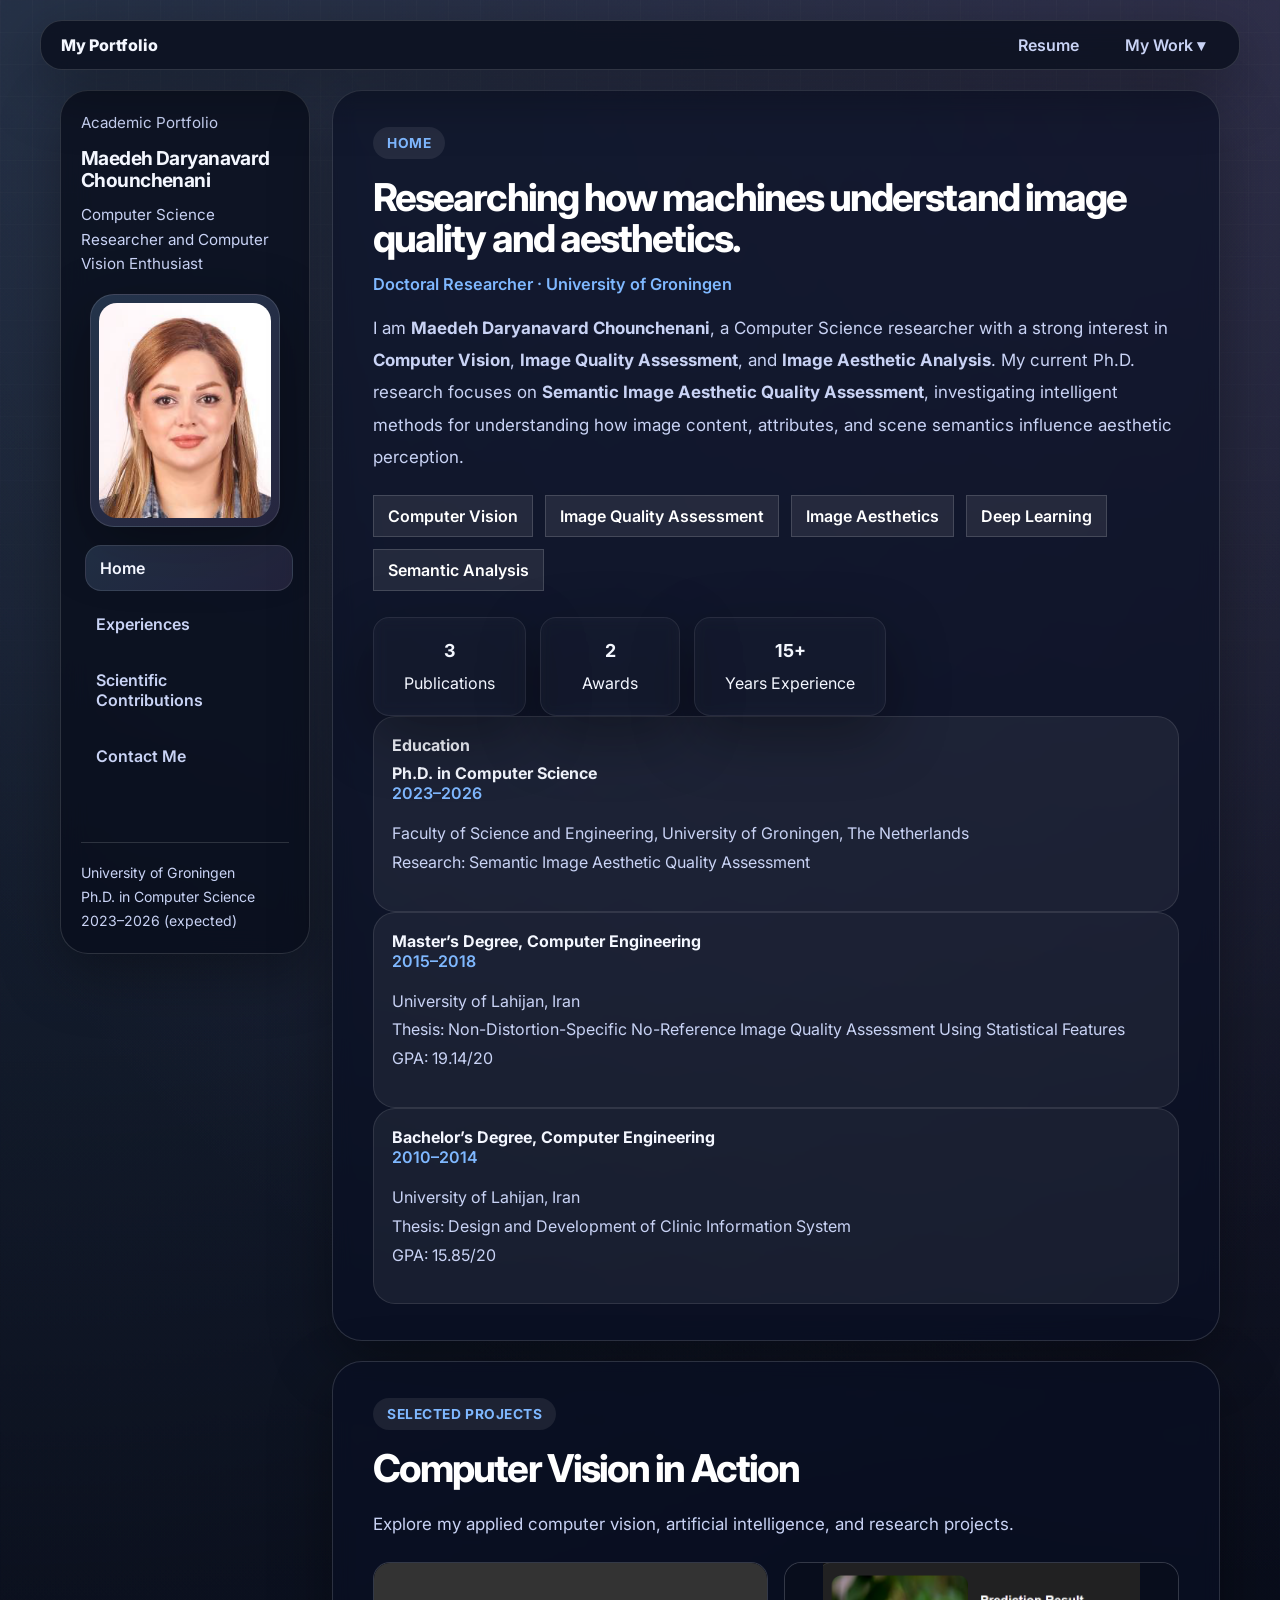
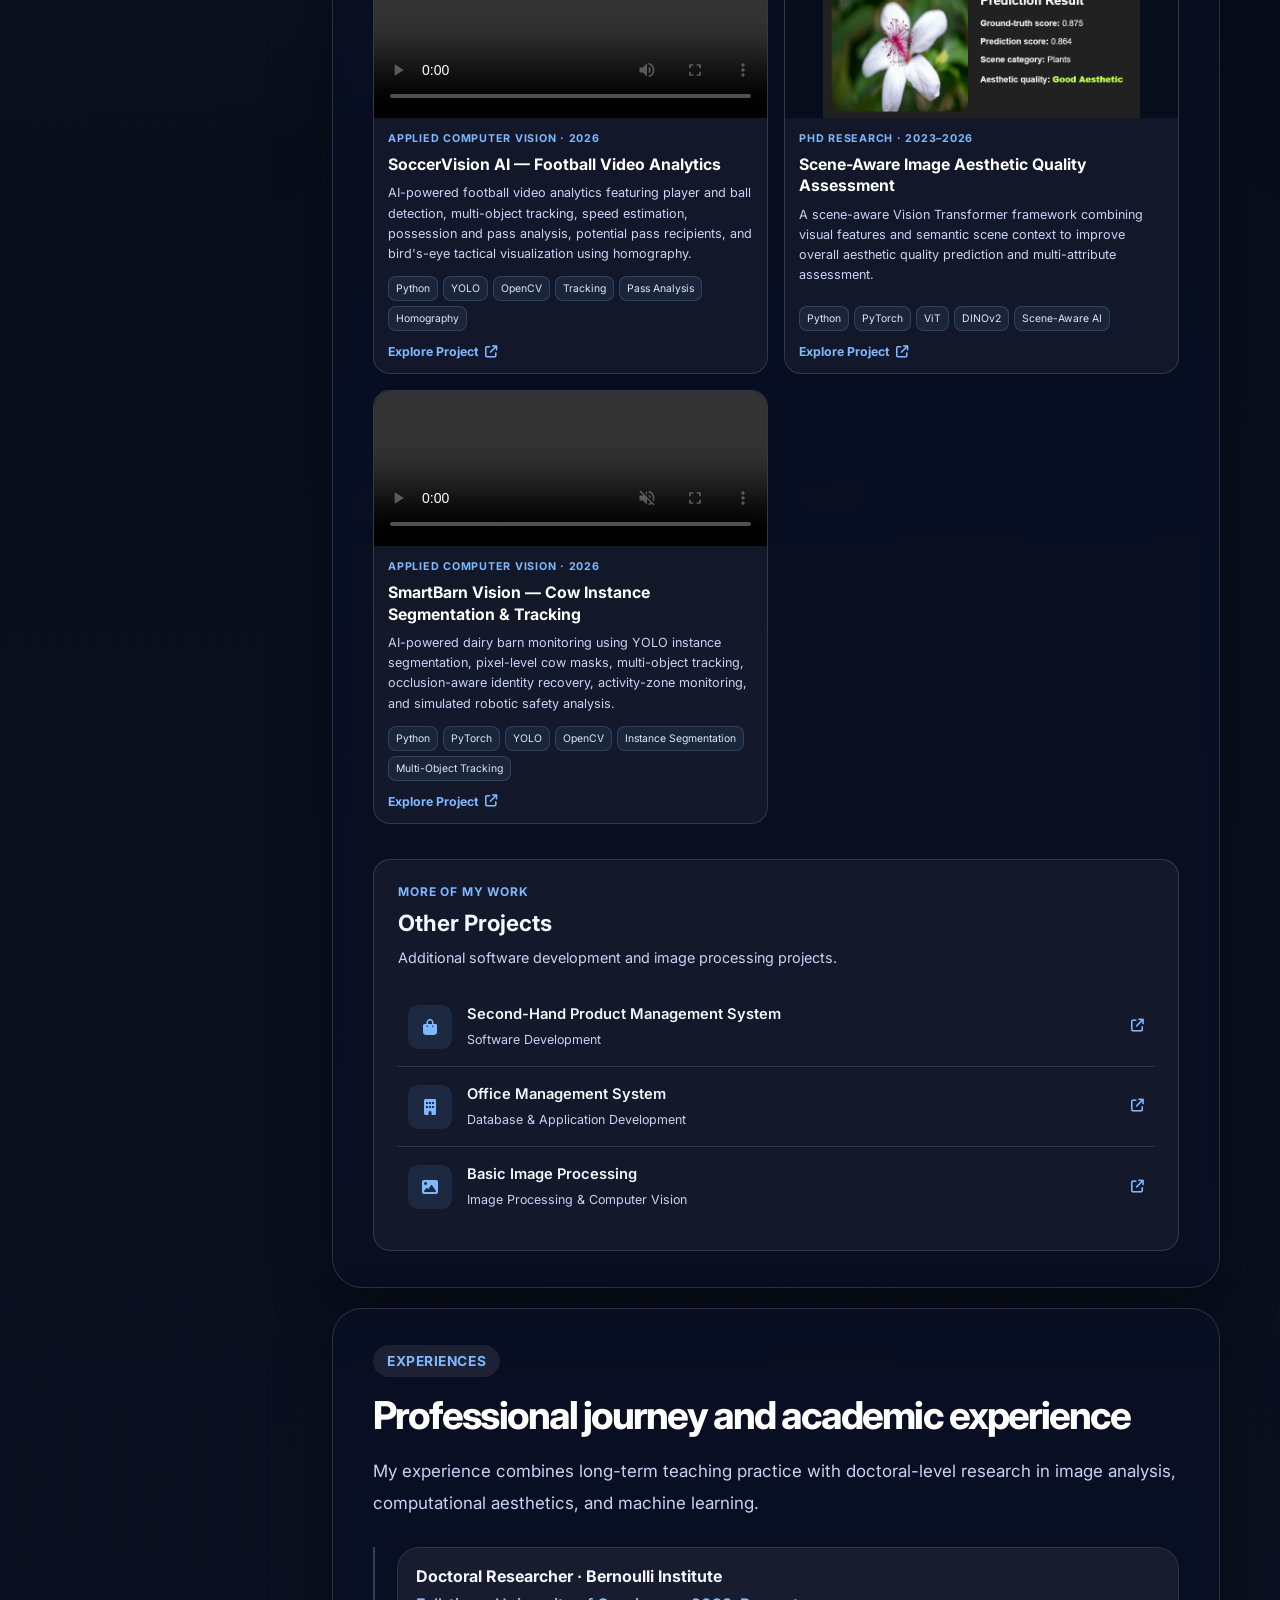
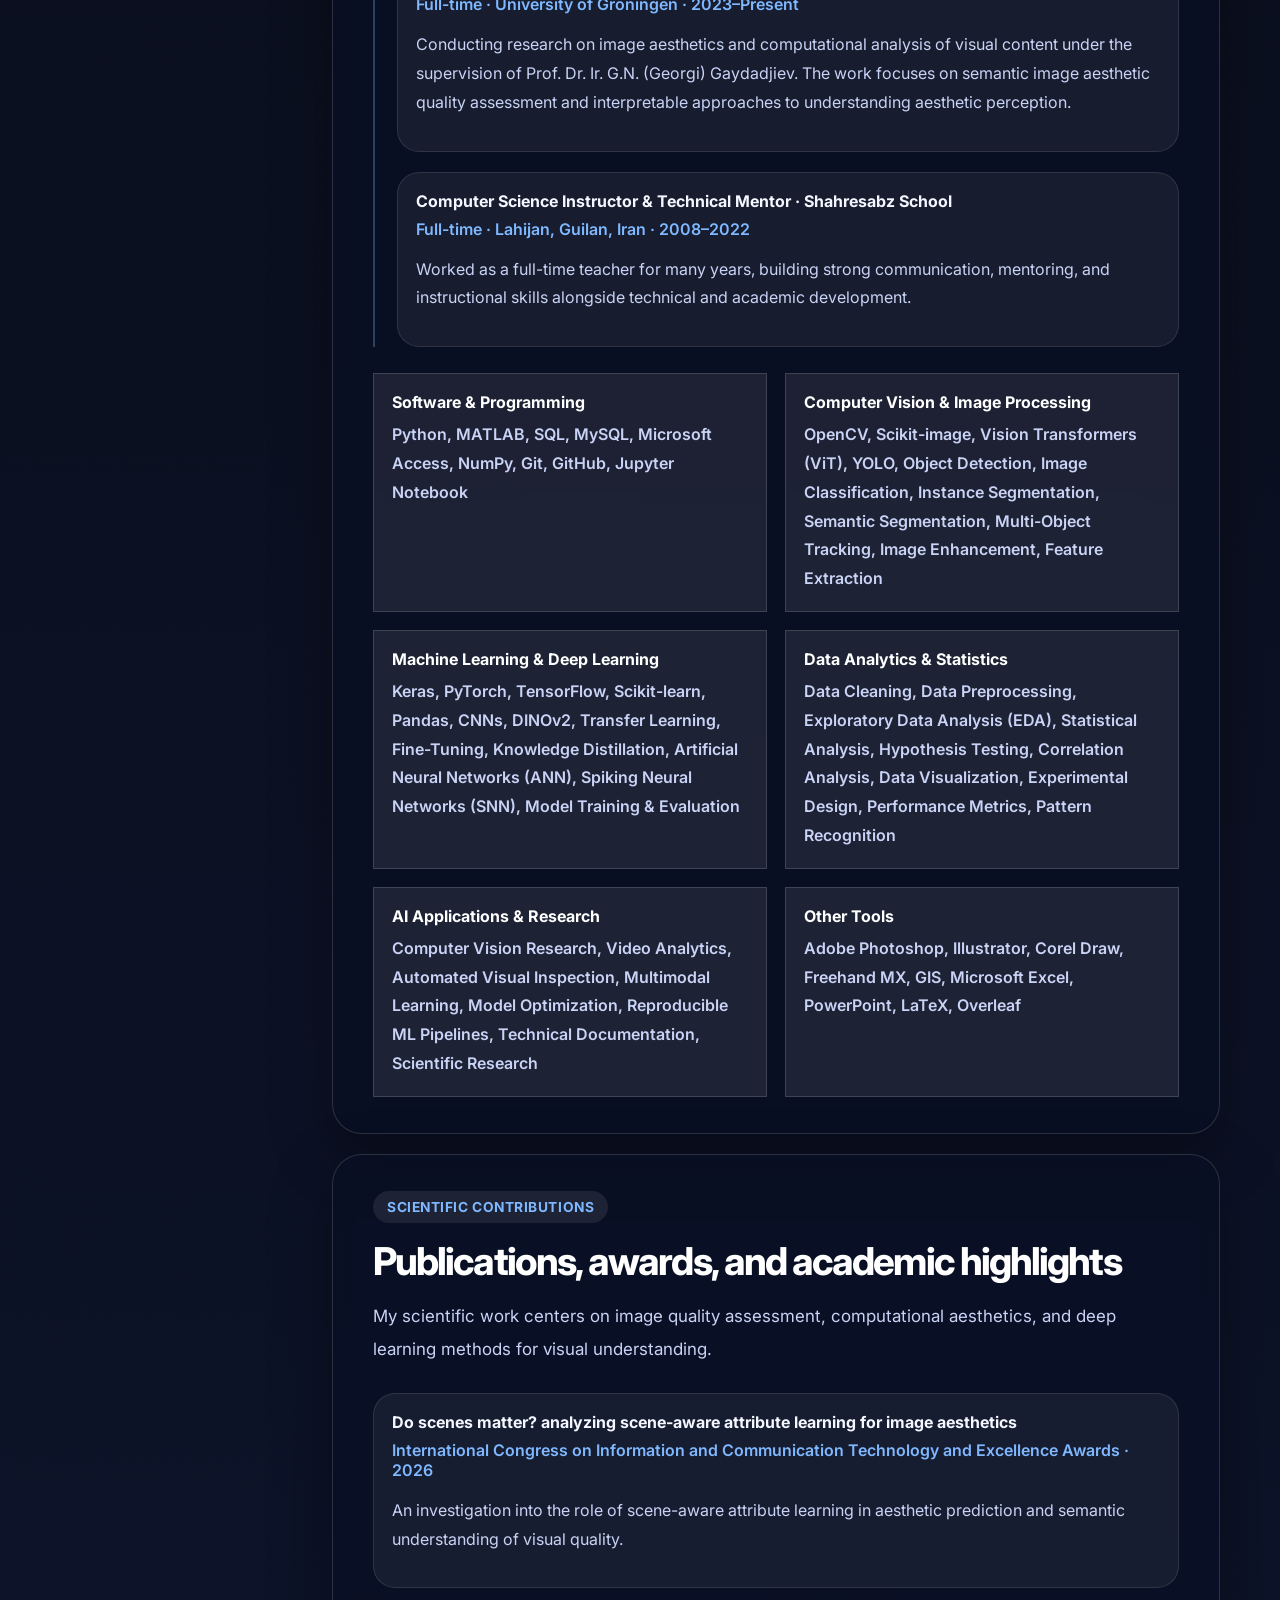
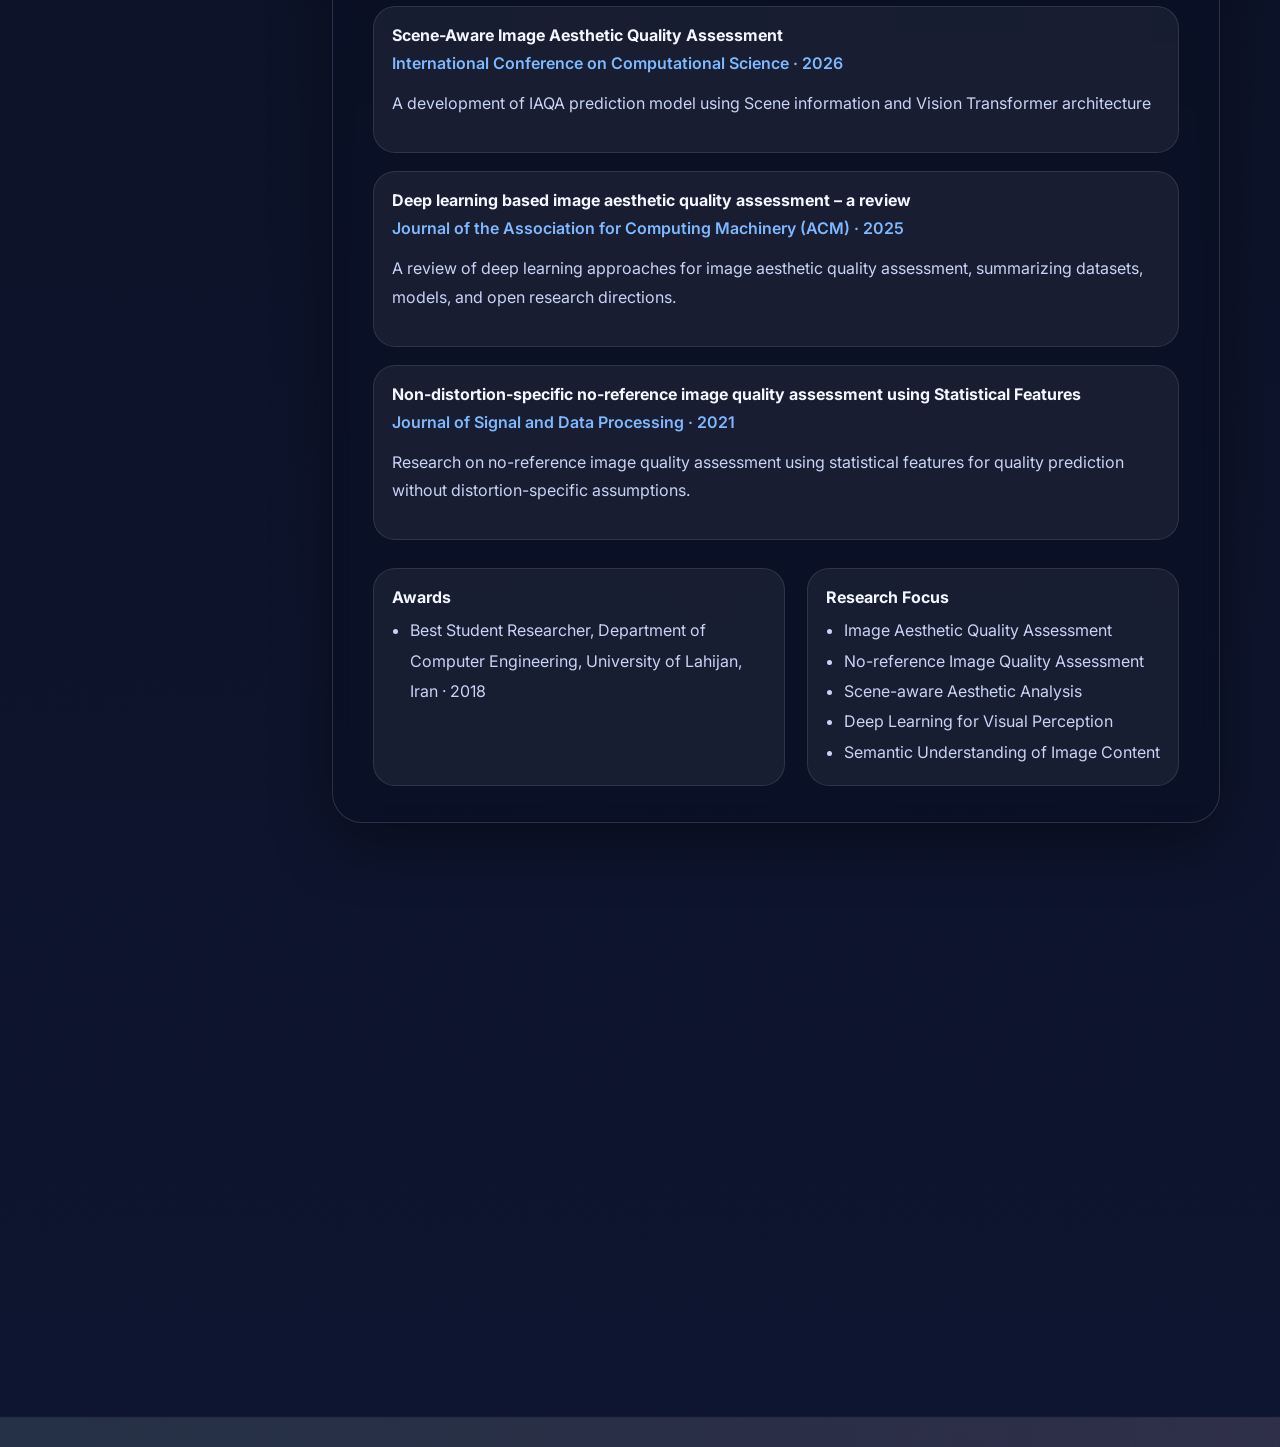
<file: index.html>
<!DOCTYPE html>
<html lang="en">
<head>
  <meta charset="UTF-8" />
  <meta name="viewport" content="width=device-width, initial-scale=1.0" />
  <title>Maedeh Daryanavard Chounchenani</title>
  <link rel="preconnect" href="https://fonts.googleapis.com">
  <link rel="preconnect" href="https://fonts.gstatic.com" crossorigin>
  <link href="https://fonts.googleapis.com/css2?family=Inter:wght@300;400;500;600;700;800&display=swap" rel="stylesheet">
  <link rel="stylesheet" href="https://cdnjs.cloudflare.com/ajax/libs/font-awesome/6.5.2/css/all.min.css" />
  <link rel="stylesheet" href="style.css">
</head>
<body>
        <nav class="navbar">
      <a href="index.html" class="logo">My Portfolio</a>
    
      <ul class="nav-links">
        <li><a href="index.html">Resume</a></li>
    
        <li class="dropdown">
          <a href="#">My Work ▾</a>
    
          <ul class="dropdown-menu">
            <li>
              <a href="resume/project/IAQA_Image_Processing.html">
                IAQA model
              </a>
            </li>
            <li>
              <a href="resume/project/Office_Management_System.html">
                Office Management System
              </a>
            </li>
            <li>
              <a href="resume/project/Second_Hand_Product_Management_System.html">
                Second-Hand Product Management System
              </a>
            </li>
            <li>
              <a href="resume/project/Basic_Image_Processing.html">
                Basic Image Processing
              </a>
            </li>
          </ul>
        </li>

      </ul>
    </nav>
  <div class="layout">
    <aside class="sidebar">
      <div>
        <div class="brand">
          <p>Academic Portfolio</p>
          <h1>Maedeh Daryanavard Chounchenani</h1>
          <p>Computer Science Researcher and Computer Vision Enthusiast</p>
        </div>
    
        <div class="sidebar-photo">
          <div class="sidebar-photo-frame">
            <img src="resume/image/profile.jpg" alt="Maedeh Daryanavard Chounchenani" class="sidebar-profile-img" />
          </div>
        </div>
    
        <nav class="nav">
          <a href="#home" class="active">Home</a>
          <a href="#experience">Experiences</a>
          <a href="#contributions">Scientific Contributions</a>
          <a href="#contact">Contact Me</a>
        </nav>
      </div>
    
      <div class="sidebar-footer">
        University of Groningen<br />
        Ph.D. in Computer Science<br />
        2023–2026 (expected)
      </div>
    </aside>

    <main class="content">
      <section id="home" class="section visible">
        <div class="section-inner">
          <div class="hero-text">
            <div class="eyebrow">Home</div>
            <h2>Researching how machines understand image quality and aesthetics.</h2>
            <h3>Doctoral Researcher · University of Groningen</h3>
      
            <p class="lead">
              I am <strong>Maedeh Daryanavard Chounchenani</strong>, a Computer Science researcher with a strong interest in
              <strong>Computer Vision</strong>, <strong>Image Quality Assessment</strong>, and
              <strong>Image Aesthetic Analysis</strong>. My current Ph.D. research focuses on
              <strong>Semantic Image Aesthetic Quality Assessment</strong>, investigating intelligent methods for understanding
              how image content, attributes, and scene semantics influence aesthetic perception.
            </p>
      
            <div class="interest-tags">
              <span class="tag">Computer Vision</span>
              <span class="tag">Image Quality Assessment</span>
              <span class="tag">Image Aesthetics</span>
              <span class="tag">Deep Learning</span>
              <span class="tag">Semantic Analysis</span>
            </div>
      
            <div class="stats">
              <div class="mini-card"><strong>3</strong><span>Publications</span></div>
              <div class="mini-card"><strong>2</strong><span>Awards</span></div>
              <div class="mini-card"><strong>15+</strong><span>Years Experience</span></div>
            </div>
      
            <div class="education-stack" id="education">
              <div class="timeline-item education-entry">
                <h4>Education</h4>
                <strong>Ph.D. in Computer Science</strong><br><span class="meta">2023–2026</span>
                <p class="muted">Faculty of Science and Engineering, University of Groningen, The Netherlands<br>Research: Semantic Image Aesthetic Quality Assessment</p>
              </div>
              <div class="timeline-item education-entry">
                <strong>Master’s Degree, Computer Engineering</strong><br><span class="meta">2015–2018</span>
                <p class="muted">University of Lahijan, Iran<br>Thesis: Non-Distortion-Specific No-Reference Image Quality Assessment Using Statistical Features<br>GPA: 19.14/20</p>
              </div>
              <div class="timeline-item education-entry">
                <strong>Bachelor’s Degree, Computer Engineering</strong><br><span class="meta">2010–2014</span>
                <p class="muted">University of Lahijan, Iran<br>Thesis: Design and Development of Clinic Information System<br>GPA: 15.85/20</p>
              </div>
            </div>
      
              
            </div>
          </div>
      </section>
      
<!-- ==========================================
     SELECTED PROJECTS
========================================== -->

<section id="projects" class="section">
  <div class="section-inner">

    <div class="eyebrow">Selected Projects</div>
    <h2 class="section-title">Computer Vision in Action</h2>
    <p class="lead">
      Explore my applied computer vision, artificial
      intelligence, and research projects.
    </p>

    <!-- MAIN PROJECTS -->
    <div class="samples-grid">

      <!-- PROJECT 1: SOCCERVISION -->
      <article class="sample-card">

        <div class="sample-media">
          <video
            controls
            preload="metadata"
            playsinline
            aria-label="SoccerVision AI demonstration"
          >
            <source
              src="video/soccer-ir_pass_main_camera_h264.mp4"
              type="video/mp4"
            >
            Your browser does not support HTML5 video.
          </video>
        </div>

        <div class="sample-body">
          <span class="sample-category">
            Applied Computer Vision · 2026
          </span>

          <h3 class="sample-title">
            SoccerVision AI — Football Video Analytics
          </h3>

          <p class="sample-summary">
            AI-powered football video analytics featuring
            player and ball detection, multi-object tracking,
            speed estimation, possession and pass analysis,
            potential pass recipients, and bird's-eye tactical
            visualization using homography.
          </p>

          <div class="sample-tags">
            <span>Python</span>
            <span>YOLO</span>
            <span>OpenCV</span>
            <span>Tracking</span>
            <span>Pass Analysis</span>
            <span>Homography</span>
          </div>

          <a
            class="sample-link"
            href="https://github.com/Maedeh-Daryanavard/Soccer-Match-Intelligence-and-pass-analysis"
            target="_blank"
            rel="noopener noreferrer"
          >
            Explore Project
            <i class="fa-solid fa-arrow-up-right-from-square"></i>
          </a>
        </div>
      </article>

      <!-- PROJECT 2: IAQA -->
      <article class="sample-card">

        <div class="sample-media">
          <a
            href="resume/project/IAQA_Image_Processing.html"
            target="_blank"
            rel="noopener noreferrer"
            aria-label="View IAQA research project"
          >
            <img
              src="images/IAQA-preview.png"
              alt="Scene-Aware Image Aesthetic Quality Assessment"
              loading="lazy"
            >
          </a>
        </div>

        <div class="sample-body">
          <span class="sample-category">
            PhD Research · 2023–2026
          </span>

          <h3 class="sample-title">
            Scene-Aware Image Aesthetic Quality Assessment
          </h3>

          <p class="sample-summary">
            A scene-aware Vision Transformer framework
            combining visual features and semantic scene
            context to improve overall aesthetic quality
            prediction and multi-attribute assessment.
          </p>

          <div class="sample-tags">
            <span>Python</span>
            <span>PyTorch</span>
            <span>ViT</span>
            <span>DINOv2</span>
            <span>Scene-Aware AI</span>
          </div>

          <a
            class="sample-link"
            href="resume/project/IAQA_Image_Processing.html"
            target="_blank"
            rel="noopener noreferrer"
          >
            Explore Project
            <i class="fa-solid fa-arrow-up-right-from-square"></i>
          </a>
        </div>
      </article>

      <!-- PROJECT 3: SMARTBARN -->
      <article class="sample-card">

        <div class="sample-media">
          <video
            controls
            preload="metadata"
            playsinline
            muted
            aria-label="SmartBarn Vision demonstration"
          >
            <source
              src="video/cow_instance_segmentation_H264.mp4"
              type="video/mp4"
            >
            Your browser does not support HTML5 video.
          </video>
        </div>

        <div class="sample-body">
          <span class="sample-category">
            Applied Computer Vision · 2026
          </span>

          <h3 class="sample-title">
            SmartBarn Vision — Cow Instance Segmentation
            &amp; Tracking
          </h3>

          <p class="sample-summary">
            AI-powered dairy barn monitoring using YOLO
            instance segmentation, pixel-level cow masks,
            multi-object tracking, occlusion-aware identity
            recovery, activity-zone monitoring, and
            simulated robotic safety analysis.
          </p>

          <div class="sample-tags">
            <span>Python</span>
            <span>PyTorch</span>
            <span>YOLO</span>
            <span>OpenCV</span>
            <span>Instance Segmentation</span>
            <span>Multi-Object Tracking</span>
          </div>

          <a
            class="sample-link"
            href="https://github.com/Maedeh-Daryanavard/SmartBarn-Vision-Cow-Tracking-and-Instance-Segmentation"
            target="_blank"
            rel="noopener noreferrer"
          >
            Explore Project
            <i class="fa-solid fa-arrow-up-right-from-square"></i>
          </a>
        </div>
      </article>

    </div>
    <!-- END MAIN PROJECTS -->


    <!-- =====================================
         OTHER PROJECTS
    ====================================== -->

    
    <!-- OTHER PROJECTS: SINGLE CARD -->
    <div class="other-projects-box">
    
      <div class="other-projects-header">
        <span class="other-projects-eyebrow">
          More of My Work
        </span>
    
        <h3 class="other-projects-title">
          Other Projects
        </h3>
    
        <p class="other-projects-description">
          Additional software development and image
          processing projects.
        </p>
      </div>
    
      <div class="other-projects-list">
    
        <a class="other-project-item"
           href="resume/project/Second_Hand_Product_Management_System.html">
          <span class="other-project-icon">
            <i class="fa-solid fa-bag-shopping"></i>
          </span>
    
          <span class="other-project-content">
            <strong>Second-Hand Product Management System</strong>
            <small>Software Development</small>
          </span>
    
          <i class="fa-solid fa-arrow-up-right-from-square other-project-arrow"></i>
        </a>
    
        <a class="other-project-item"
           href="resume/project/Office_Management_System.html">
          <span class="other-project-icon">
            <i class="fa-solid fa-building"></i>
          </span>
    
          <span class="other-project-content">
            <strong>Office Management System</strong>
            <small>Database &amp; Application Development</small>
          </span>
    
          <i class="fa-solid fa-arrow-up-right-from-square other-project-arrow"></i>
        </a>
    
        <a class="other-project-item"
           href="resume/project/Basic_Image_Processing.html">
          <span class="other-project-icon">
            <i class="fa-solid fa-image"></i>
          </span>
    
          <span class="other-project-content">
            <strong>Basic Image Processing</strong>
            <small>Image Processing &amp; Computer Vision</small>
          </span>
    
          <i class="fa-solid fa-arrow-up-right-from-square other-project-arrow"></i>
        </a>
    
      </div>
    </div>
    <!-- END OTHER PROJECTS -->

  </div>
</section>
<!-- END SELECTED PROJECTS -->

            
      <section id="experience" class="section">
        <div class="section-inner">
          <div class="eyebrow">Experiences</div>
          <h2 class="section-title">Professional journey and academic experience</h2>
          <p class="lead">
            My experience combines long-term teaching practice with doctoral-level research in image analysis, computational aesthetics, and machine learning.
          </p>

          <div class="timeline">
            <div class="timeline-item">
              <h4>Doctoral Researcher · Bernoulli Institute</h4>
              <span class="meta">Full-time · University of Groningen · 2023–Present</span>
              <p class="muted">
                Conducting research on image aesthetics and computational analysis of visual content under the supervision of Prof. Dr. Ir. G.N. (Georgi) Gaydadjiev. The work focuses on semantic image aesthetic quality assessment and interpretable approaches to understanding aesthetic perception.
              </p>
            </div>

            <div class="timeline-item">
              <h4>Computer Science Instructor & Technical Mentor · Shahresabz School</h4>
              <span class="meta">Full-time · Lahijan, Guilan, Iran · 2008–2022</span>
              <p class="muted">
                Worked as a full-time teacher for many years, building strong communication, mentoring, and instructional skills alongside technical and academic development.
              </p>
            </div>
          </div>

          
        <div class="skills-grid">
        
          <div class="skill-card">
            <h4>Software & Programming</h4>
            <p>Python, MATLAB, SQL, MySQL, Microsoft Access,
               NumPy, Git, GitHub, Jupyter Notebook</p>
          </div>
        
          <div class="skill-card">
            <h4>Computer Vision & Image Processing</h4>
            <p>OpenCV, Scikit-image, Vision Transformers (ViT),
               YOLO, Object Detection, Image Classification,
               Instance Segmentation, Semantic Segmentation,
               Multi-Object Tracking, Image Enhancement,
               Feature Extraction</p>
          </div>
        
          <div class="skill-card">
            <h4>Machine Learning & Deep Learning</h4>
            <p>Keras, PyTorch, TensorFlow, Scikit-learn,
               Pandas, CNNs, DINOv2, Transfer Learning,
               Fine-Tuning, Knowledge Distillation,
               Artificial Neural Networks (ANN),
               Spiking Neural Networks (SNN),
               Model Training & Evaluation</p>
          </div>
        
          <div class="skill-card">
            <h4>Data Analytics & Statistics</h4>
            <p>Data Cleaning, Data Preprocessing,
               Exploratory Data Analysis (EDA),
               Statistical Analysis, Hypothesis Testing,
               Correlation Analysis, Data Visualization,
               Experimental Design, Performance Metrics,
               Pattern Recognition</p>
          </div>
        
          <div class="skill-card">
            <h4>AI Applications & Research</h4>
            <p>Computer Vision Research, Video Analytics,
               Automated Visual Inspection,
               Multimodal Learning, Model Optimization,
               Reproducible ML Pipelines,
               Technical Documentation,
               Scientific Research</p>
          </div>
        
          <div class="skill-card">
            <h4>Other Tools</h4>
            <p>Adobe Photoshop, Illustrator, Corel Draw,
               Freehand MX, GIS, Microsoft Excel,
               PowerPoint, LaTeX, Overleaf</p>
          </div>
        
        </div>

      </section>

      <section id="contributions" class="section">
        <div class="section-inner">
          <div class="eyebrow">Scientific Contributions</div>
          <h2 class="section-title">Publications, awards, and academic highlights</h2>
          <p class="lead">
            My scientific work centers on image quality assessment, computational aesthetics, and deep learning methods for visual understanding.
          </p>

          <div class="publications">
            <div class="publication-card">
              <h4>Do scenes matter? analyzing scene-aware attribute learning for image aesthetics</h4>
              <span class="meta">International Congress on Information and Communication Technology and Excellence Awards · 2026</span>
              <p class="muted">An investigation into the role of scene-aware attribute learning in aesthetic prediction and semantic understanding of visual quality.</p>
            </div>
            <div class="publication-card">
              <h4>Scene-Aware Image Aesthetic Quality Assessment</h4>
              <span class="meta">International Conference on Computational Science · 2026</span>
              <p class="muted">A development of IAQA prediction model using Scene information and Vision Transformer architecture</p>
            </div>
            <div class="publication-card">
              <h4>Deep learning based image aesthetic quality assessment – a review</h4>
              <span class="meta">Journal of the Association for Computing Machinery (ACM) · 2025</span>
              <p class="muted">A review of deep learning approaches for image aesthetic quality assessment, summarizing datasets, models, and open research directions.</p>
            </div>
            <div class="publication-card">
              <h4>Non-distortion-specific no-reference image quality assessment using Statistical Features</h4>
              <span class="meta">Journal of Signal and Data Processing · 2021</span>
              <p class="muted">Research on no-reference image quality assessment using statistical features for quality prediction without distortion-specific assumptions.</p>
            </div>
          </div>

          <div class="two-col">
            <div class="timeline-item">
              <h4>Awards</h4>
              <ul class="list-clean">
                <li>Best Student Researcher, Department of Computer Engineering, University of Lahijan, Iran · 2018</li>
                <!-- <li>Highest GPA among Computer Engineering students of the 2016 class, University of Lahijan, Iran · 2018</li> -->
              </ul>
            </div>
            <div class="timeline-item">
              <h4>Research Focus</h4>
              <ul class="list-clean">
                <li>Image Aesthetic Quality Assessment</li>
                <li>No-reference Image Quality Assessment</li>
                <li>Scene-aware Aesthetic Analysis</li>
                <li>Deep Learning for Visual Perception</li>
                <li>Semantic Understanding of Image Content</li>
              </ul>
            </div>
          </div>
        </div>
      </section>

      <section id="contact" class="section">
        <div class="section-inner">
          <div class="eyebrow">Contact Me</div>
          <h2 class="section-title">Let’s connect</h2>
          <p class="lead">
            I am interested in collaborations, innovative projects, and professional opportunities in computer vision, image aesthetics, and machine learning, spanning both research and real-world applications.
            maedeh.daryanavard1987@gmail.com
            
          </p>

          <!-- <div class="contact-grid">
            <div class="contact-card">
              <h4>Contact Information</h4>
              <p>
                <strong>Email:</strong> M.daryanavard@rug.nl<br>
                <strong>Phone:</strong> (+31) 620772993<br>
                <strong>Address:</strong> Piet Heinstraat 97, 9726JT, The Netherlands
              </p>
            </div>

            <div class="contact-card">
              <h4>References</h4>
              <p>
                <strong>Prof. Dr. Ir. Georgi Gaydadjiev</strong><br>
                Chair Professor in Computer Architecture, Delft University of Technology, The Netherlands<br>
                G.N.gaydadjiev@tudelft.nl
                <br><br>
                
                <strong>Prof. Asadollah Shahbahrami</strong><br>
                Professor, Department of Computer Engineering, Faculty of Engineering, University of Guilan, Iran<br>
                Shahbahrami1@gmail.com
                <br><br>
                
                <strong>Dr. Reza Hassanpour </strong><br>
                Assistant Professor, Faculty of Science and Engineering , University of Groningen, The Netherlands<br>
                R.zare.hassanpour@rug.nl
              </p>
            </div>
          </div> -->

          <div class="timeline-item">
            <h4>Professional Profiles</h4>
            <p class="muted">
              You can find me on the following professional and academic platforms.
            </p>
          
          
              <div class="contact-links">
              <a href="https://nl.linkedin.com/in/maedeh-daryanavard-chounchenani-810981136" target="_blank" class="contact-link">
                <i class="fa-brands fa-linkedin"></i>
                <span>LinkedIn</span>
              </a>
            
              <a href="https://github.com/Maedeh-Daryanavard/" target="_blank" class="contact-link">
                <i class="fa-brands fa-github"></i>
                <span>GitHub</span>
              </a>
            
              <a href="https://scholar.google.com/citations?hl=en&user=yL0wwocAAAAJ" target="_blank" class="contact-link">
                <i class="fa-solid fa-graduation-cap"></i>
                <span>Google Scholar</span>
              
              </a>
  

              <a href="https://www.rug.nl/staff/m.daryanavard/?lang=en" target="_blank" class="contact-link">
                <i class="fa-solid fa-building-columns"></i>
                <span>University Profile</span>
              </a>
              
              
              <a href="https://orcid.org/0009-0009-3892-7016" target="_blank" class="contact-link">
                <i class="fa-brands fa-orcid"></i>
                <span>ORCID</span>
              </a>
            
              <a href="https://www.researchgate.net/profile/Maedeh-Daryanavard" target="_blank" class="contact-link">
                <i class="fa-brands fa-researchgate"></i>
                <span>ResearchGate</span>
              </a>
              </div>
            </div>
          </div>
        </div>
      </section>
    </main>
  </div>

  <script>
    const sections = document.querySelectorAll('.section');
    const navLinks = document.querySelectorAll('.nav a');

    const revealObserver = new IntersectionObserver((entries) => {
      entries.forEach(entry => {
        if (entry.isIntersecting) {
          entry.target.classList.add('visible');
        }
      });
    }, { threshold: 0.18 });

    sections.forEach(section => revealObserver.observe(section));

    const navObserver = new IntersectionObserver((entries) => {
      entries.forEach(entry => {
        if (entry.isIntersecting) {
          navLinks.forEach(link => link.classList.remove('active'));
          const activeLink = document.querySelector(`.nav a[href="#${entry.target.id}"]`);
          if (activeLink) activeLink.classList.add('active');
        }
      });
    }, { threshold: 0.45 });

    sections.forEach(section => navObserver.observe(section));
  </script>
</body>
</html>
</file>
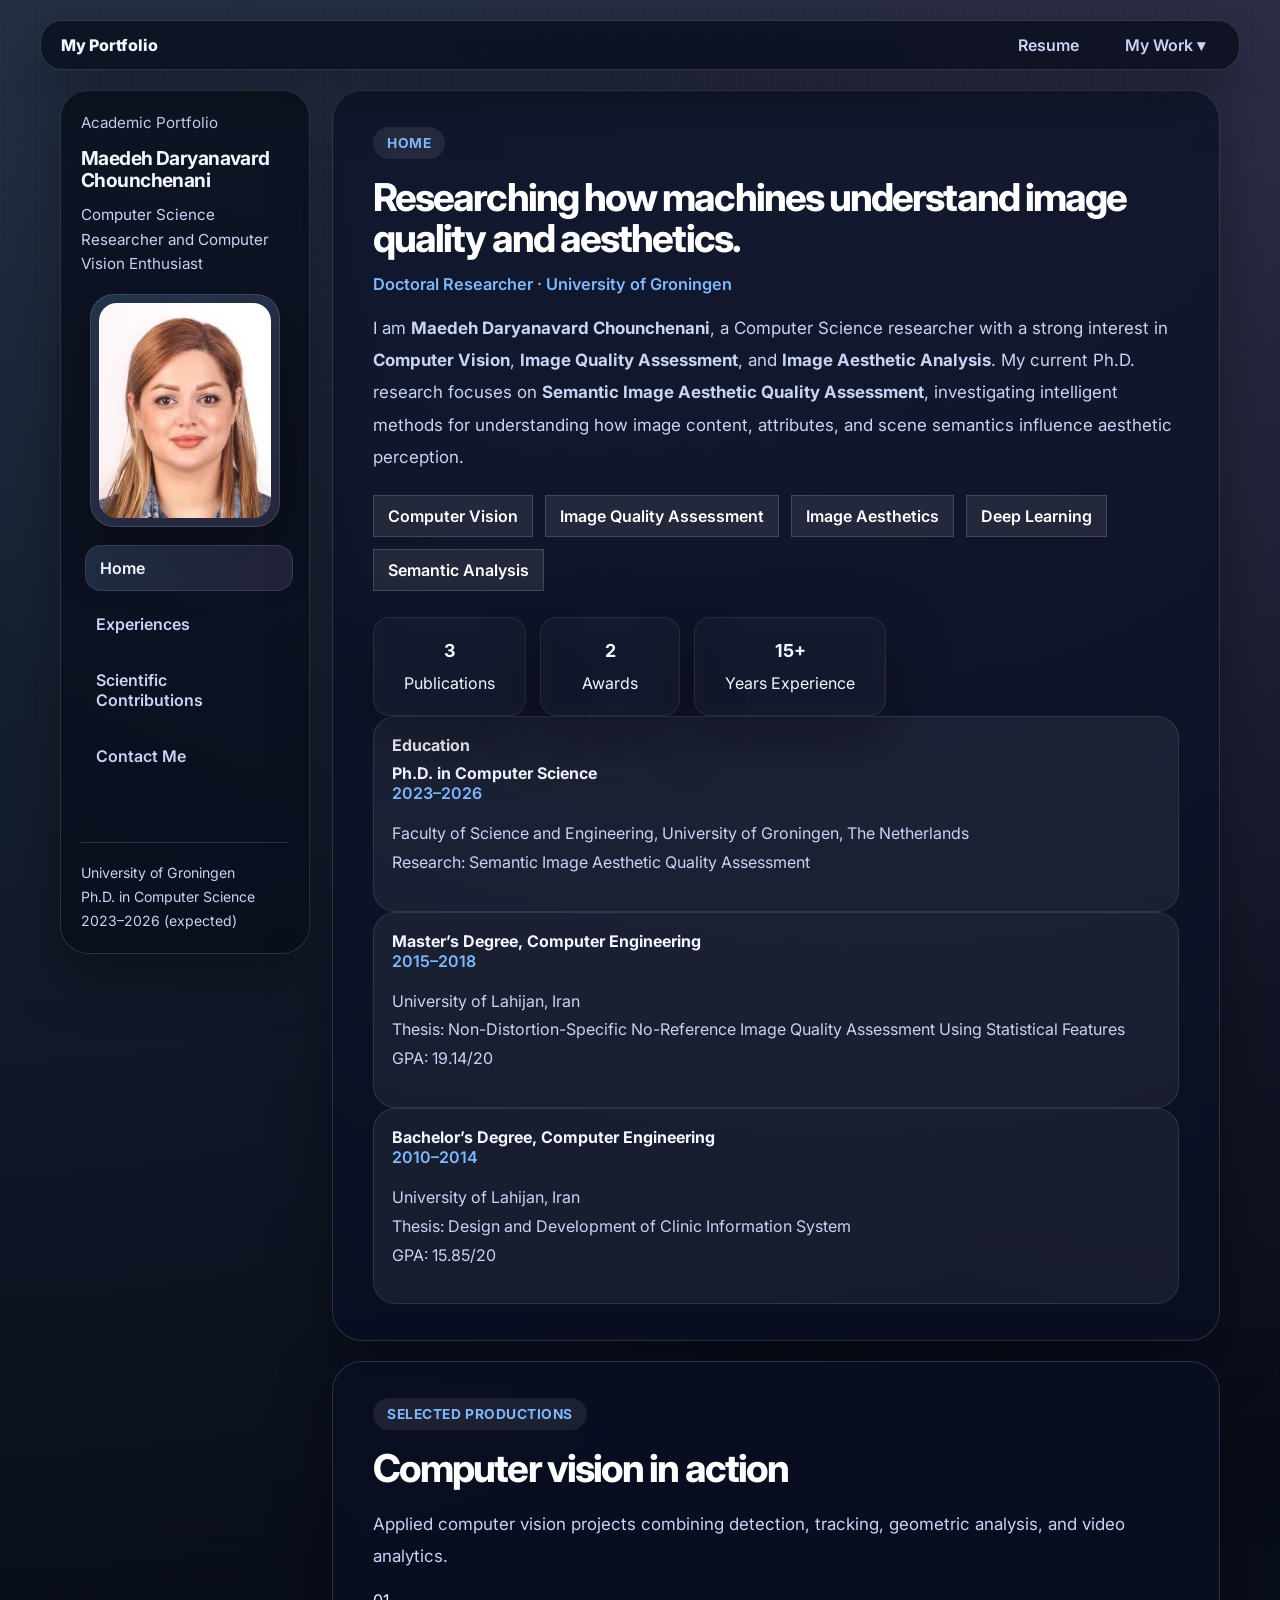
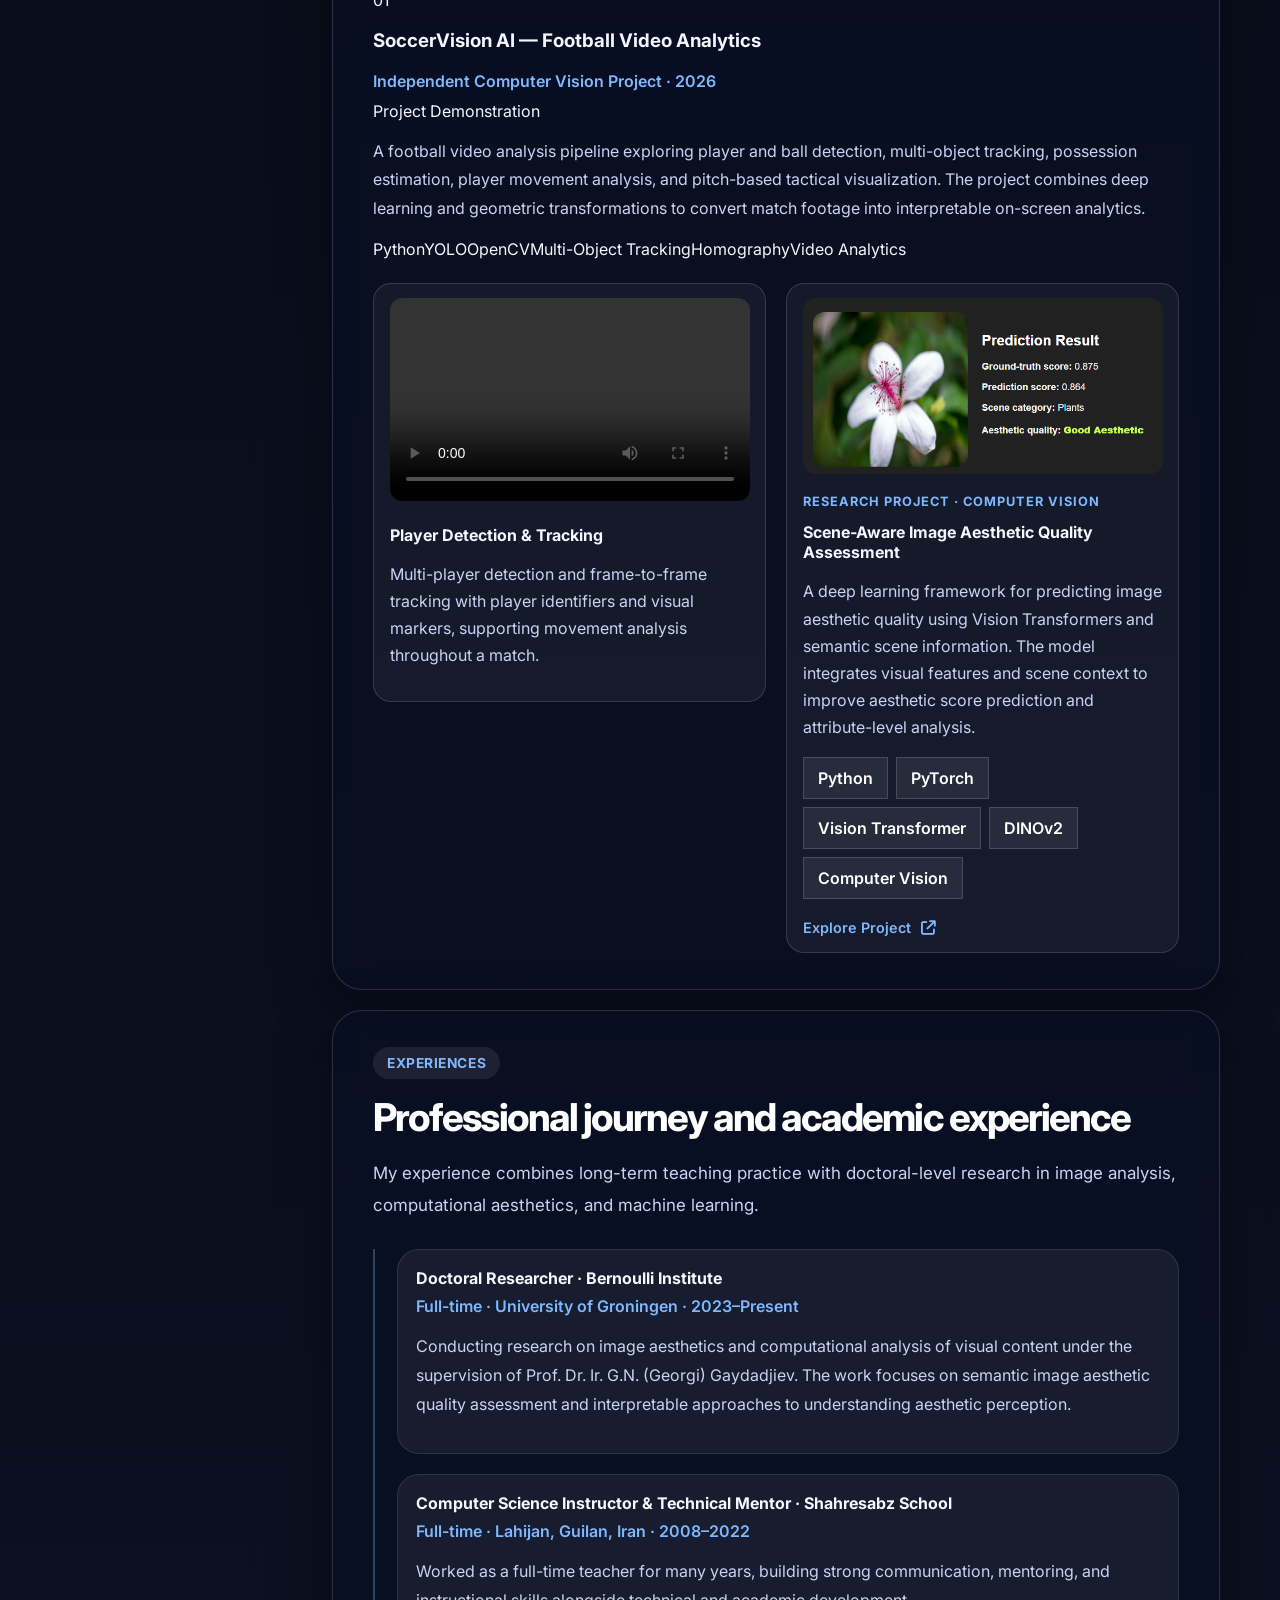
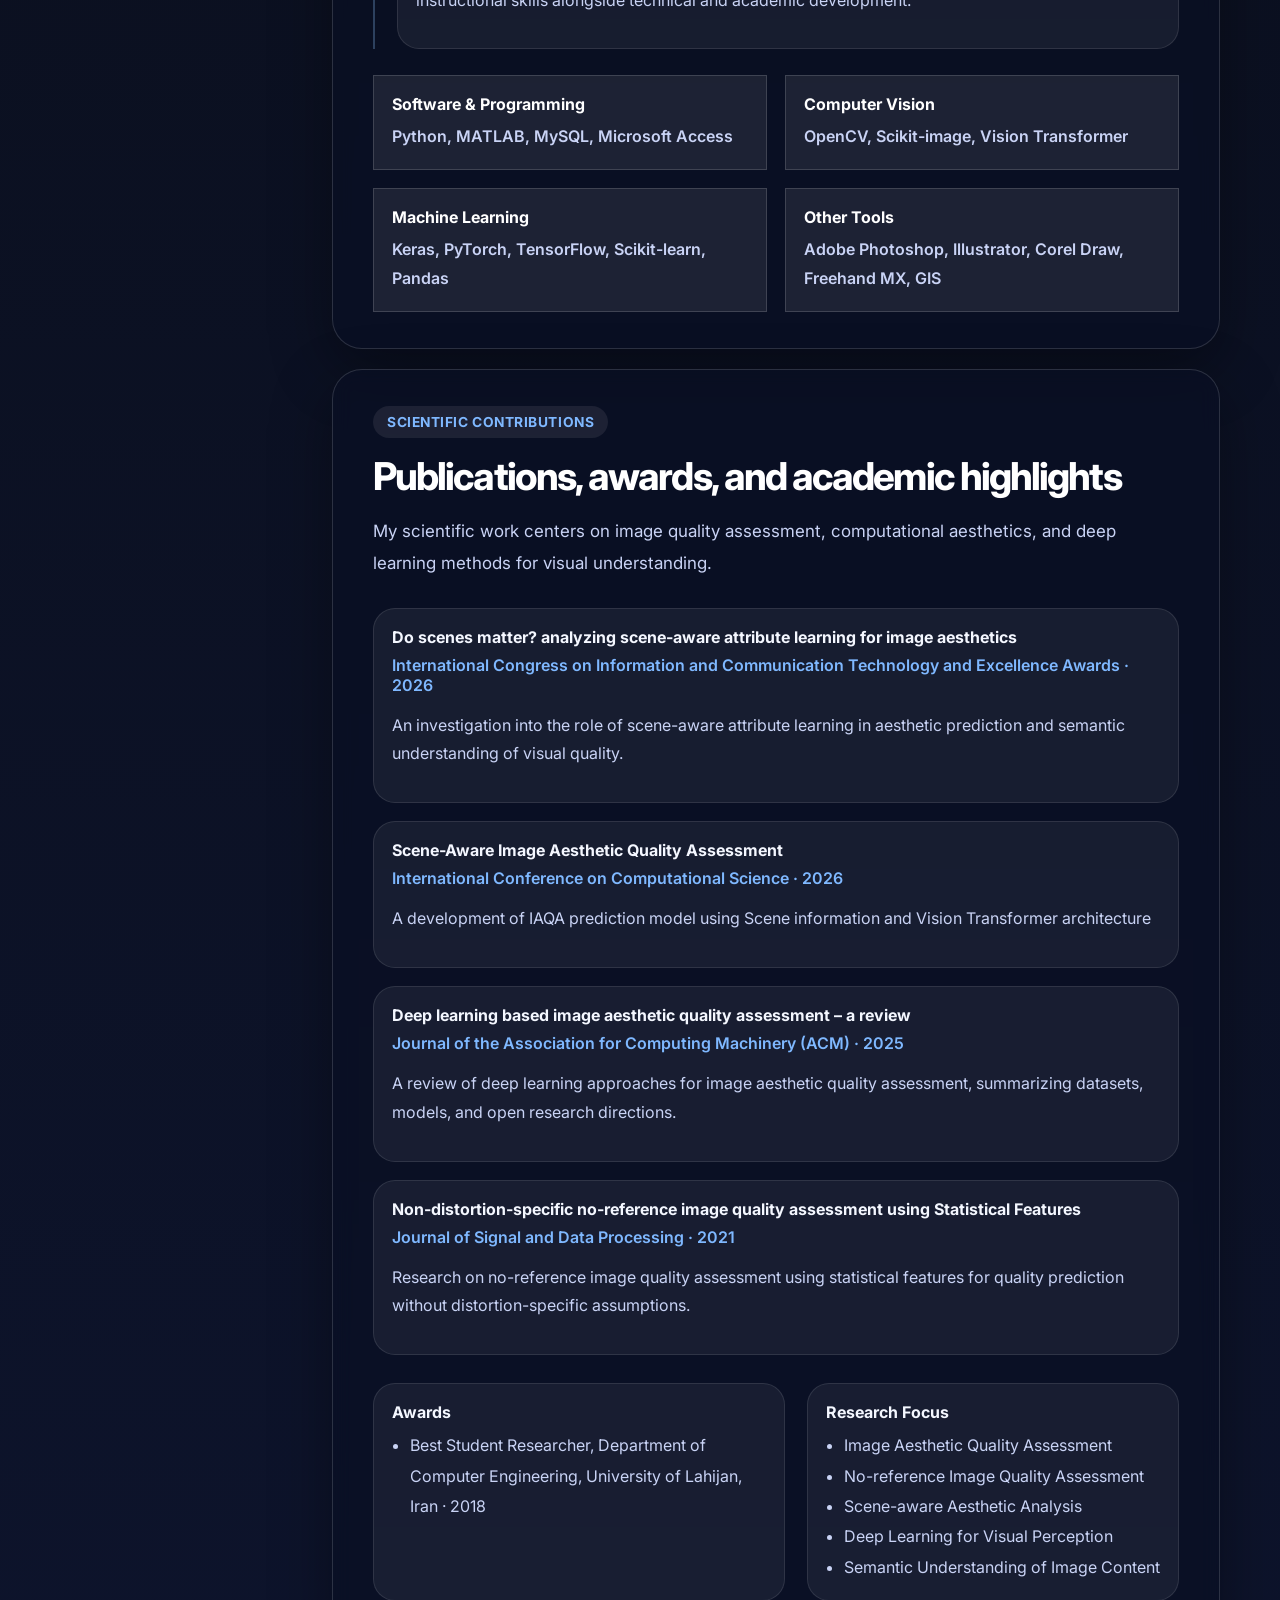
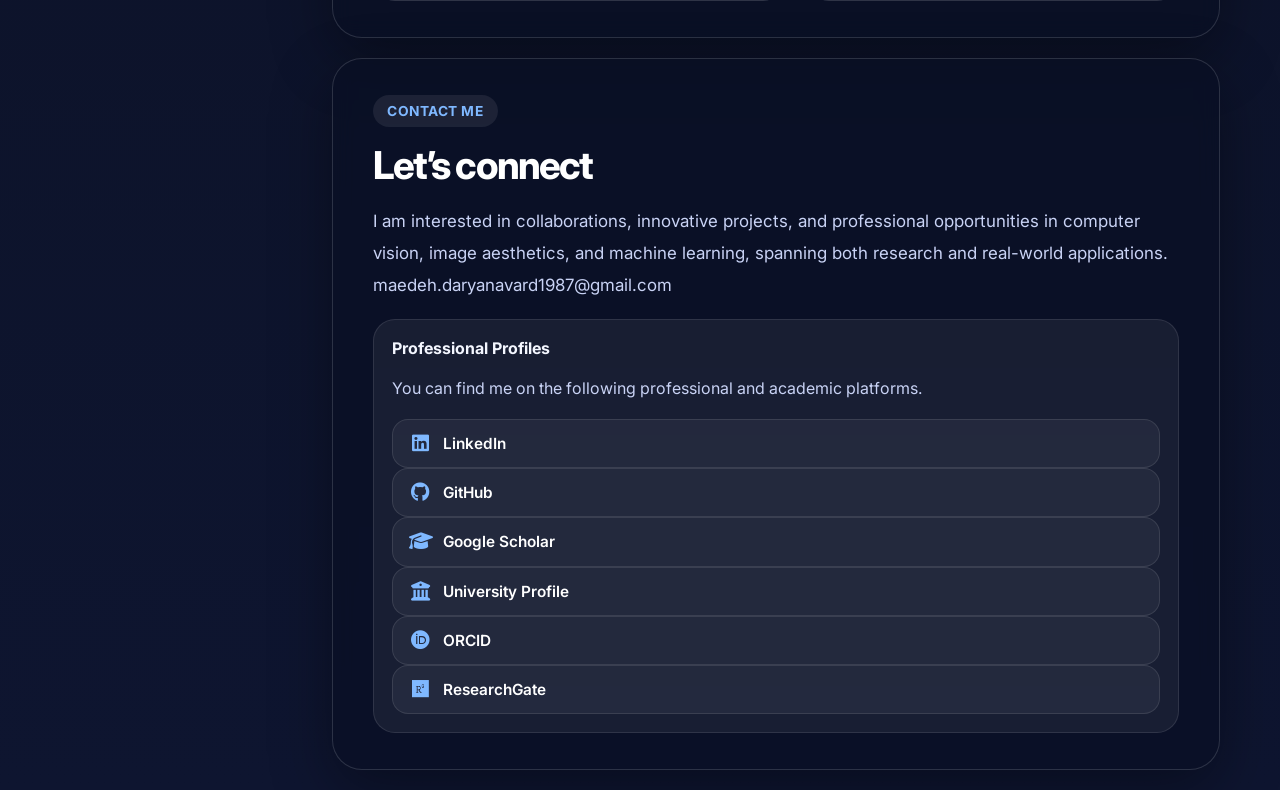
<file: Index.html>
<!DOCTYPE html>
<html lang="en">
<head>
  <meta charset="UTF-8" />
  <meta name="viewport" content="width=device-width, initial-scale=1.0" />
  <title>Maedeh Daryanavard Chounchenani</title>
  <link rel="preconnect" href="https://fonts.googleapis.com">
  <link rel="preconnect" href="https://fonts.gstatic.com" crossorigin>
  <link href="https://fonts.googleapis.com/css2?family=Inter:wght@300;400;500;600;700;800&display=swap" rel="stylesheet">
  <link rel="stylesheet" href="https://cdnjs.cloudflare.com/ajax/libs/font-awesome/6.5.2/css/all.min.css" />
  <style>
    .navbar {
      width: min(100%, var(--max));
      margin: 20px auto 0;
      padding: 14px 20px;
      display: flex;
      justify-content: space-between;
      align-items: center;
      position: relative;
      z-index: 20;
    
      background: rgba(8, 13, 28, 0.78);
      border: 1px solid var(--line);
      border-radius: 22px;
      backdrop-filter: blur(14px);
      box-shadow: var(--shadow);
    }
    
    .logo {
      font-weight: 800;
      color: var(--text);
    }
    
    .nav-links {
      display: flex;
      gap: 18px;
      list-style: none;
      margin: 0;
      padding: 0;
    }
    
    .nav-links a {
      color: var(--muted);
      font-weight: 600;
      padding: 10px 14px;
      border-radius: 14px;
      transition: 0.25s ease;
    }
    
    .nav-links a:hover {
      color: var(--text);
      background: linear-gradient(135deg, rgba(142,197,255,0.16), rgba(201,167,255,0.12));
    }
    
    .dropdown {
      position: relative;
    }
    
    .dropdown-menu {
      display: none;
      position: absolute;
      top: 100%;
      right: 0;
      min-width: 230px;
      padding: 10px;
      list-style: none;
      margin-top: 0;
    
      background: rgba(8, 13, 28, 0.95);
      border: 1px solid var(--line);
      border-radius: 18px;
      box-shadow: var(--shadow);
    }
    
    .dropdown:hover .dropdown-menu,
    .dropdown:focus-within .dropdown-menu {
      display: block;
    }
    
    .dropdown-menu a {
      display: block;
    }
    :root {
      --bg: #0b1020;
      --bg-soft: #111936;
      --card: rgba(255,255,255,0.08);
      --card-strong: rgba(255,255,255,0.12);
      --text: #f4f7ff;
      --muted: #c9d3f5;
      --accent: #7fb8ff;
      --accent-2: #c39bff;
      --line: rgba(255,255,255,0.14);
      --shadow: 0 20px 60px rgba(0,0,0,0.35);
      --radius: 24px;
      --max: 1200px;
    }

    * { box-sizing: border-box; }
    html { scroll-behavior: smooth; }
    body {
      margin: 0;
      font-family: 'Inter', sans-serif;
      color: var(--text);
      background:
        radial-gradient(circle at top left, rgba(142,197,255,0.18), transparent 28%),
        radial-gradient(circle at top right, rgba(201,167,255,0.18), transparent 25%),
        linear-gradient(180deg, #070b16 0%, #0b1020 55%, #0e1530 100%);
      overflow-x: hidden;
    }

    body::before {
      content: "";
      position: fixed;
      inset: 0;
      pointer-events: none;
      background-image:
        linear-gradient(rgba(255,255,255,0.04) 1px, transparent 1px),
        linear-gradient(90deg, rgba(255,255,255,0.04) 1px, transparent 1px);
      background-size: 32px 32px;
      mask-image: linear-gradient(to bottom, rgba(0,0,0,0.45), rgba(0,0,0,0.08));
      z-index: 0;
    }

    a { color: inherit; text-decoration: none; }
    img { max-width: 100%; display: block; }

    .layout {
      width: min(100%, var(--max));
      margin: 0 auto;
      display: grid;
      grid-template-columns: 250px minmax(0, 1fr);
      gap: 22px;
      padding: 20px;
      position: relative;
      z-index: 1;
    }

    .sidebar {
      position: sticky;
      top: 18px;
      align-self: start;
      height: calc(100vh - 36px);
      padding: 20px;
      border: 1px solid var(--line);
      background: rgba(8, 13, 28, 0.78);
      backdrop-filter: blur(14px);
      border-radius: 28px;
      box-shadow: var(--shadow);
      display: flex;
      flex-direction: column;
      justify-content: space-between;
      gap: 20px;
    }
    .sidebar-photo {
      margin-top: 18px;
      margin-bottom: 18px;
      display: flex;
      justify-content: center;
    }
  
    .sidebar-photo-frame {
      width: 100%;
      max-width: 190px;
      padding: 8px;
      border-radius: 24px;
      background: linear-gradient(145deg, rgba(142,197,255,0.18), rgba(201,167,255,0.14));
      border: 1px solid rgba(255,255,255,0.12);
      box-shadow: var(--shadow);
    }
    
    .sidebar-profile-img {
      width: 100%;
      aspect-ratio: 4 / 5;
      object-fit: cover;
      display: block;
      border-radius: 18px;
    }  

    .brand {
      display: flex;
      flex-direction: column;
      gap: 12px;
    }

    .brand h1 {
      margin: 0;
      font-size: 1.2rem;
      line-height: 1.15;
      letter-spacing: -0.03em;
    }

    .brand p {
      margin: 0;
      color: var(--muted);
      font-size: 0.95rem;
      line-height: 1.6;
    }

    .nav {
      display: flex;
      flex-direction: column;
      gap: 10px;
      margin-top: 18px;
    }

    .nav a {
      padding: 12px 14px;
      border-radius: 16px;
      color: var(--muted);
      border: 1px solid transparent;
      transition: 0.25s ease;
      font-weight: 600;
    }

    .nav a:hover,
    .nav a.active {
      color: var(--text);
      background: linear-gradient(135deg, rgba(142,197,255,0.16), rgba(201,167,255,0.12));
      border-color: rgba(255,255,255,0.1);
      transform: translateX(4px);
    }

    .sidebar-footer {
      border-top: 1px solid var(--line);
      padding-top: 18px;
      color: var(--muted);
      font-size: 0.88rem;
      line-height: 1.7;
    }

    .content {
      display: flex;
      flex-direction: column;
      gap: 20px;
    }

    .section {
      
      min-height: auto;
      padding: 36px 40px;
      border: 1px solid var(--line);
      border-radius: 30px;
      background: rgba(10, 16, 36, 0.68);
      backdrop-filter: blur(10px);
      box-shadow: var(--shadow);
      display: flex;
      align-items: center;
      opacity: 0;
      transform: translateY(50px);
      transition: opacity 0.7s ease, transform 0.7s ease;
    }

    .section.visible {
      opacity: 1;
      transform: translateY(0);
    }

    .section-inner {
      width: 100%;
    }

    .eyebrow {
      display: inline-flex;
      gap: 8px;
      align-items: center;
      padding: 8px 14px;
      border-radius: 999px;
      background: rgba(255,255,255,0.08);
      color: var(--accent);
      font-size: 0.86rem;
      font-weight: 700;
      letter-spacing: 0.04em;
      text-transform: uppercase;
      margin-bottom: 18px;
    }


    .hero-text h2,
    .section-title {
      margin: 0;
      font-size: clamp(2.3rem, 3vw, 3.5rem);
      font-weight: 750;
      color: #ffffff;
      line-height: 1.08;
      letter-spacing: -0.05em;
    }
    
    .hero-text h3 {
      margin: 14px 0 0;
      font-size: 1.02rem;
      font-weight: 600;
      color: var(--accent);
    }
    
    .lead {
      margin: 18px 0;
      font-size: 1.06rem;
      line-height: 1.9;
      color: var(--muted);
    }

    .interest-tags,
    .skills-grid {
      display: flex;
      flex-wrap: wrap;
      gap: 12px;
      margin-top: 22px;
    }

    .tag,
    .skill-card,


    .tag {
      padding: 10px 14px;
      font-weight: 600;
      color: #ffffff;
      background: rgba(255,255,255,0.08);
      border: 1px solid rgba(255,255,255,0.15);
    }

    .stats {
      margin-top: 26px;
      display: flex;
      gap: 14px;
      flex-wrap: wrap;
    }
    
    .mini-card {
      display: flex;
      flex-direction: column;
      align-items: center;
      justify-content: center;
      gap: 6px;
      
      box-shadow: var(--shadow);
      
      padding: 22px 30px;
      min-width: 140px;
    
      border-radius: 16px;
      border: 1px solid rgba(255,255,255,0.08);
    
      background: rgba(255,255,255,0.04);
      backdrop-filter: blur(6px);
    
      transition: transform 0.2s ease, border-color 0.2s ease;
    }

    .mini-card strong {
      display: block;
      font-size: 1.12rem;
      margin-bottom: 6px;
    }

    .timeline {
      position: relative;
      margin-top: 28px;
      padding-left: 22px;
      border-left: 2px solid rgba(142,197,255,0.28);
      display: grid;
      gap: 20px;
    }

    .timeline-item,
    .publication-card,
    .contact-card {
      background: rgba(255,255,255,0.06);
      border: 1px solid rgba(255,255,255,0.1);
      border-radius: 22px;
      padding: 18px;
    }

    .timeline-item h4,
    .publication-card h4,
    .contact-card h4,
    .skill-card h4 {
      margin: 0 0 8px;
      font-size: 1rem;
    }

    .meta {
      color: var(--accent);
      font-weight: 600;
      margin-bottom: 10px;
      display: block;
    }

    .muted {
      color: var(--muted);
      line-height: 1.8;
    }

    .publications,
    .contact-grid {
      display: grid;
      gap: 18px;
      margin-top: 28px;
    }

    .skills-grid {
      display: grid;
      grid-template-columns: repeat(2, minmax(0, 1fr));
      gap: 18px;
      margin-top: 26px;
    }

    .skill-card {
      padding: 18px;
    }

    .skill-card p {
      margin: 0;
      color: var(--muted);
      line-height: 1.8;
    }

    .two-col {
      display: grid;
      grid-template-columns: 1.05fr 0.95fr;
      gap: 22px;
      margin-top: 28px;
    }

    .list-clean {
      margin: 0;
      padding-left: 18px;
      color: var(--muted);
      line-height: 1.9;
    }

    .contact-grid {
      grid-template-columns: repeat(2, minmax(0, 1fr));
    }

    .contact-card p {
      margin: 0;
      color: var(--muted);
      line-height: 1.85;
    }

    .footer-note {
      margin-top: 24px;
      color: var(--muted);
      font-size: 0.95rem;
    }

    @media (min-width: 1025px) {
      .content {
        max-width: 920px;
      }
    }

    @media (max-width: 1024px) {
      .layout {
        grid-template-columns: 1fr;
      }

      .sidebar {
        position: relative;
        top: 0;
        height: auto;
      }

      .hero-grid,
      .two-col,
      .contact-grid,
      .skills-grid {
        grid-template-columns: 1fr;
      }

      .section {
        min-height: auto;
        padding: 36px 40px;
      }
      
    }

    @media (max-width: 640px) {
      .layout {
        padding: 16px;
        gap: 18px;
      }

      .section,
      .sidebar {
        padding: 20px;
        border-radius: 24px;
      }

      .stats {
        grid-template-columns: 1fr;
      }

      .nav a:hover,
      .nav a.active {
        transform: none;
      }
    }

    .contact-links {
      display: grid;
      grid-template-columns: repeat(auto-fit, minmax(180px, 1fr));
      gap: 14px;
      margin-top: 22px;
    }
    
    .contact-link {
      display: flex;
      align-items: center;
      gap: 12px;
      padding: 14px 16px;
      text-decoration: none;
      color: #f4f7ff;
      border: 1px solid rgba(255,255,255,0.10);
      background: rgba(255,255,255,0.05);
      border-radius: 16px;
      transition: transform 0.2s ease, border-color 0.2s ease, background 0.2s ease;
    }
    
    .contact-link i {
      font-size: 1.2rem;
      width: 22px;
      text-align: center;
      color: var(--accent);
    }
    
    .contact-link span {
      font-size: 0.96rem;
      font-weight: 600;
      color: #ffffff;
    }
    
    .contact-link:hover {
      transform: translateY(-3px);
      border-color: rgba(127,184,255,0.35);
      background: rgba(255,255,255,0.08);
    }

    /* Project preview layout: compact, responsive, and never cropped */
    .demo-grid {
      display: grid;
      grid-template-columns: repeat(2, minmax(0, 1fr));
      gap: 20px;
      margin-top: 24px;
      align-items: start;
    }
    .demo-card {
      display: block;
      min-width: 0;
      width: 100%;
      overflow: hidden;
      box-sizing: border-box;
      padding: 14px;
      border: 1px solid var(--line);
      border-radius: 18px;
      background: rgba(255,255,255,0.05);
      color: inherit;
      text-decoration: none;
      transition: transform 0.3s ease, border-color 0.3s ease;
    }
    .demo-card:hover {
      transform: translateY(-4px);
      border-color: rgba(127,184,255,0.4);
    }
    .demo-card video,
    .demo-card img.project-preview {
      display: block;
      width: 100%;
      max-width: 360px;
      height: auto;
      object-fit: contain;
      margin: 0 auto;
      border-radius: 12px;
      background: #080d1c;
    }
    .demo-card video { aspect-ratio: 16 / 9; }
    .demo-description { padding: 16px 2px 2px; }
    .demo-description h4 { margin: 8px 0; }
    .demo-description p { color: var(--muted); line-height: 1.7; }
    @media (max-width: 800px) {
      .demo-grid { grid-template-columns: 1fr; }
    }
  </style>
</head>
<body>
        <nav class="navbar">
      <a href="index.html" class="logo">My Portfolio</a>
    
      <ul class="nav-links">
        <li><a href="index.html">Resume</a></li>
    
        <li class="dropdown">
          <a href="#">My Work ▾</a>
    
          <ul class="dropdown-menu">
            <li>
              <a href="resume\project\IAQA_Image_Processing.html">
                IAQA model
              </a>
            </li>
            <li>
              <a href="resume\project\Office_Management_System.html">
                Office Management System
              </a>
            </li>
            <li>
              <a href="resume\project\Second_Hand_Product_Management_System.html">
                Second-Hand Product Management System
              </a>
            </li>
            <li>
              <a href="resume\project\Basic_Image_Processing.html">
                Basic Image Processing
              </a>
            </li>
          </ul>
        </li>

      </ul>
    </nav>
  <div class="layout">
    <aside class="sidebar">
      <div>
        <div class="brand">
          <p>Academic Portfolio</p>
          <h1>Maedeh Daryanavard Chounchenani</h1>
          <p>Computer Science Researcher and Computer Vision Enthusiast</p>
        </div>
    
        <div class="sidebar-photo">
          <div class="sidebar-photo-frame">
            <img src="resume/image/profile.jpg" alt="Maedeh Daryanavard Chounchenani" class="sidebar-profile-img" />
          </div>
        </div>
    
        <nav class="nav">
          <a href="#home" class="active">Home</a>
          <a href="#experience">Experiences</a>
          <a href="#contributions">Scientific Contributions</a>
          <a href="#contact">Contact Me</a>
        </nav>
      </div>
    
      <div class="sidebar-footer">
        University of Groningen<br />
        Ph.D. in Computer Science<br />
        2023–2026 (expected)
      </div>
    </aside>

    <main class="content">
      <section id="home" class="section visible">
        <div class="section-inner">
          <div class="hero-text">
            <div class="eyebrow">Home</div>
            <h2>Researching how machines understand image quality and aesthetics.</h2>
            <h3>Doctoral Researcher · University of Groningen</h3>
      
            <p class="lead">
              I am <strong>Maedeh Daryanavard Chounchenani</strong>, a Computer Science researcher with a strong interest in
              <strong>Computer Vision</strong>, <strong>Image Quality Assessment</strong>, and
              <strong>Image Aesthetic Analysis</strong>. My current Ph.D. research focuses on
              <strong>Semantic Image Aesthetic Quality Assessment</strong>, investigating intelligent methods for understanding
              how image content, attributes, and scene semantics influence aesthetic perception.
            </p>
      
            <div class="interest-tags">
              <span class="tag">Computer Vision</span>
              <span class="tag">Image Quality Assessment</span>
              <span class="tag">Image Aesthetics</span>
              <span class="tag">Deep Learning</span>
              <span class="tag">Semantic Analysis</span>
            </div>
      
            <div class="stats">
              <div class="mini-card"><strong>3</strong><span>Publications</span></div>
              <div class="mini-card"><strong>2</strong><span>Awards</span></div>
              <div class="mini-card"><strong>15+</strong><span>Years Experience</span></div>
            </div>
      
            <div class="education-stack" id="education">
              <div class="timeline-item education-entry">
                <h4>Education</h4>
                <strong>Ph.D. in Computer Science</strong><br><span class="meta">2023–2026</span>
                <p class="muted">Faculty of Science and Engineering, University of Groningen, The Netherlands<br>Research: Semantic Image Aesthetic Quality Assessment</p>
              </div>
              <div class="timeline-item education-entry">
                <strong>Master’s Degree, Computer Engineering</strong><br><span class="meta">2015–2018</span>
                <p class="muted">University of Lahijan, Iran<br>Thesis: Non-Distortion-Specific No-Reference Image Quality Assessment Using Statistical Features<br>GPA: 19.14/20</p>
              </div>
              <div class="timeline-item education-entry">
                <strong>Bachelor’s Degree, Computer Engineering</strong><br><span class="meta">2010–2014</span>
                <p class="muted">University of Lahijan, Iran<br>Thesis: Design and Development of Clinic Information System<br>GPA: 15.85/20</p>
              </div>
            </div>
      
              
            </div>
          </div>
      </section>
      <section id="projects" class="section">
        <div class="section-inner">
          <div class="eyebrow">Selected Productions</div>
          <h2 class="section-title">Computer vision in action</h2>
          <p class="lead">Applied computer vision projects combining detection, tracking, geometric analysis, and video analytics.</p>
          <article class="project-card">
            <span class="project-number">01</span>
            <h3>SoccerVision AI — Football Video Analytics</h3>
            <span class="meta">Independent Computer Vision Project · 2026</span>
            <span class="project-category">Project Demonstration</span>
            <p class="muted">A football video analysis pipeline exploring player and ball detection, multi-object tracking, possession estimation, player movement analysis, and pitch-based tactical visualization. The project combines deep learning and geometric transformations to convert match footage into interpretable on-screen analytics.</p>
            <div class="project-tags"><span>Python</span><span>YOLO</span><span>OpenCV</span><span>Multi-Object Tracking</span><span>Homography</span><span>Video Analytics</span></div>
            <div class="demo-grid">
              <article class="demo-card">
              
                  <video controls preload="metadata" playsinline
                         aria-label="Player detection and tracking demonstration">
              
                      <source
                          src="video/soccer-ir_pass_main_camera_h264.mp4"
                          type="video/mp4">
              
                      Your browser does not support HTML5 video.
              
                  </video>
              
                  <div class="demo-description">
              
                      <h4>Player Detection &amp; Tracking</h4>
              
                      <p>
                          Multi-player detection and frame-to-frame tracking
                          with player identifiers and visual markers,
                          supporting movement analysis throughout a match.
                      </p>
              
                  </div>
              
              </article>              <!-- <article class="demo-card"><video controls preload="metadata" playsinline aria-label="Ball tracking and possession demonstration"><source src="videos/ball-possession.mp4" type="video/mp4">Your browser does not support HTML5 video.</video><div class="demo-description"><h4>Ball Tracking &amp; Live Possession</h4><p>Football localization and proximity-based possession estimation to identify likely ball ownership and summarize possession over time.</p></div></article>
              <article class="demo-card"><video controls preload="metadata" playsinline aria-label="Player speed analysis demonstration"><source src="videos/player-speed.mp4" type="video/mp4">Your browser does not support HTML5 video.</video><div class="demo-description"><h4>Player Speed &amp; Movement Analysis</h4><p>Estimation of player trajectories and speed from tracked positions, using pitch-coordinate calibration when available.</p></div></article>
              <article class="demo-card"><video controls preload="metadata" playsinline aria-label="Bird's-eye tactical view demonstration"><source src="videos/birds-eye-view.mp4" type="video/mp4">Your browser does not support HTML5 video.</video><div class="demo-description"><h4>Bird’s-Eye Tactical View</h4><p>Perspective transformation maps player positions from broadcast footage to a top-down pitch representation for tactical interpretation.</p></div></article> -->
              <a href="https://maedeh-daryanavard.github.io/resume/project/IAQA_Image_Processing.html"
               target="_blank"
               rel="noopener noreferrer"
               class="demo-card">
            
                <!-- Project Preview Image -->
                <img
                    src="images/IAQA-preview.png"
                    alt="Scene-Aware Image Aesthetic Quality Assessment"
                    loading="lazy"
                    class="project-preview"
                >
            
                <!-- Project Description -->
                <div class="demo-description">
            
                    <span style="color:#7fb8ff; font-size:0.8rem;
                                 font-weight:700; letter-spacing:1px;">
                        RESEARCH PROJECT · COMPUTER VISION
                    </span>
            
                    <h4 style="margin-top:12px;">
                        Scene-Aware Image Aesthetic Quality Assessment
                    </h4>
            
                    <p>
                        A deep learning framework for predicting image aesthetic
                        quality using Vision Transformers and semantic scene
                        information. The model integrates visual features and
                        scene context to improve aesthetic score prediction
                        and attribute-level analysis.
                    </p>
            
                    <!-- Technology Tags -->
                    <div style="display:flex; flex-wrap:wrap;
                                gap:8px; margin-top:15px;">
            
                        <span class="tag">Python</span>
                        <span class="tag">PyTorch</span>
                        <span class="tag">Vision Transformer</span>
                        <span class="tag">DINOv2</span>
                        <span class="tag">Computer Vision</span>
            
                    </div>
            
                    <!-- View Project -->
                    <div style="margin-top:20px; color:#7fb8ff;
                                font-weight:600; font-size:0.9rem;">
            
                        Explore Project
                        <i class="fa-solid fa-arrow-up-right-from-square"
                           style="margin-left:6px;"></i>
            
                    </div>
            
                </div>
            </a>
            </div>
          </article>
        </div>
      </section>
            
      <section id="experience" class="section">
        <div class="section-inner">
          <div class="eyebrow">Experiences</div>
          <h2 class="section-title">Professional journey and academic experience</h2>
          <p class="lead">
            My experience combines long-term teaching practice with doctoral-level research in image analysis, computational aesthetics, and machine learning.
          </p>

          <div class="timeline">
            <div class="timeline-item">
              <h4>Doctoral Researcher · Bernoulli Institute</h4>
              <span class="meta">Full-time · University of Groningen · 2023–Present</span>
              <p class="muted">
                Conducting research on image aesthetics and computational analysis of visual content under the supervision of Prof. Dr. Ir. G.N. (Georgi) Gaydadjiev. The work focuses on semantic image aesthetic quality assessment and interpretable approaches to understanding aesthetic perception.
              </p>
            </div>

            <div class="timeline-item">
              <h4>Computer Science Instructor & Technical Mentor · Shahresabz School</h4>
              <span class="meta">Full-time · Lahijan, Guilan, Iran · 2008–2022</span>
              <p class="muted">
                Worked as a full-time teacher for many years, building strong communication, mentoring, and instructional skills alongside technical and academic development.
              </p>
            </div>
          </div>

          <div class="skills-grid">
            <div class="skill-card">
              <h4>Software & Programming</h4>
              <p>Python, MATLAB, MySQL, Microsoft Access</p>
            </div>
            <div class="skill-card">
              <h4>Computer Vision</h4>
              <p>OpenCV, Scikit-image, Vision Transformer</p>
            </div>
            <div class="skill-card">
              <h4>Machine Learning</h4>
              <p>Keras, PyTorch, TensorFlow, Scikit-learn, Pandas</p>
            </div>
            <div class="skill-card">
              <h4>Other Tools</h4>
              <p>Adobe Photoshop, Illustrator, Corel Draw, Freehand MX, GIS</p>
            </div>
          </div>
        </div>
      </section>

      <section id="contributions" class="section">
        <div class="section-inner">
          <div class="eyebrow">Scientific Contributions</div>
          <h2 class="section-title">Publications, awards, and academic highlights</h2>
          <p class="lead">
            My scientific work centers on image quality assessment, computational aesthetics, and deep learning methods for visual understanding.
          </p>

          <div class="publications">
            <div class="publication-card">
              <h4>Do scenes matter? analyzing scene-aware attribute learning for image aesthetics</h4>
              <span class="meta">International Congress on Information and Communication Technology and Excellence Awards · 2026</span>
              <p class="muted">An investigation into the role of scene-aware attribute learning in aesthetic prediction and semantic understanding of visual quality.</p>
            </div>
            <div class="publication-card">
              <h4>Scene-Aware Image Aesthetic Quality Assessment</h4>
              <span class="meta">International Conference on Computational Science · 2026</span>
              <p class="muted">A development of IAQA prediction model using Scene information and Vision Transformer architecture</p>
            </div>
            <div class="publication-card">
              <h4>Deep learning based image aesthetic quality assessment – a review</h4>
              <span class="meta">Journal of the Association for Computing Machinery (ACM) · 2025</span>
              <p class="muted">A review of deep learning approaches for image aesthetic quality assessment, summarizing datasets, models, and open research directions.</p>
            </div>
            <div class="publication-card">
              <h4>Non-distortion-specific no-reference image quality assessment using Statistical Features</h4>
              <span class="meta">Journal of Signal and Data Processing · 2021</span>
              <p class="muted">Research on no-reference image quality assessment using statistical features for quality prediction without distortion-specific assumptions.</p>
            </div>
          </div>

          <div class="two-col">
            <div class="timeline-item">
              <h4>Awards</h4>
              <ul class="list-clean">
                <li>Best Student Researcher, Department of Computer Engineering, University of Lahijan, Iran · 2018</li>
                <!-- <li>Highest GPA among Computer Engineering students of the 2016 class, University of Lahijan, Iran · 2018</li> -->
              </ul>
            </div>
            <div class="timeline-item">
              <h4>Research Focus</h4>
              <ul class="list-clean">
                <li>Image Aesthetic Quality Assessment</li>
                <li>No-reference Image Quality Assessment</li>
                <li>Scene-aware Aesthetic Analysis</li>
                <li>Deep Learning for Visual Perception</li>
                <li>Semantic Understanding of Image Content</li>
              </ul>
            </div>
          </div>
        </div>
      </section>

      <section id="contact" class="section">
        <div class="section-inner">
          <div class="eyebrow">Contact Me</div>
          <h2 class="section-title">Let’s connect</h2>
          <p class="lead">
            I am interested in collaborations, innovative projects, and professional opportunities in computer vision, image aesthetics, and machine learning, spanning both research and real-world applications.
            maedeh.daryanavard1987@gmail.com
            
          </p>

          <!-- <div class="contact-grid">
            <div class="contact-card">
              <h4>Contact Information</h4>
              <p>
                <strong>Email:</strong> M.daryanavard@rug.nl<br>
                <strong>Phone:</strong> (+31) 620772993<br>
                <strong>Address:</strong> Piet Heinstraat 97, 9726JT, The Netherlands
              </p>
            </div>

            <div class="contact-card">
              <h4>References</h4>
              <p>
                <strong>Prof. Dr. Ir. Georgi Gaydadjiev</strong><br>
                Chair Professor in Computer Architecture, Delft University of Technology, The Netherlands<br>
                G.N.gaydadjiev@tudelft.nl
                <br><br>
                
                <strong>Prof. Asadollah Shahbahrami</strong><br>
                Professor, Department of Computer Engineering, Faculty of Engineering, University of Guilan, Iran<br>
                Shahbahrami1@gmail.com
                <br><br>
                
                <strong>Dr. Reza Hassanpour </strong><br>
                Assistant Professor, Faculty of Science and Engineering , University of Groningen, The Netherlands<br>
                R.zare.hassanpour@rug.nl
              </p>
            </div>
          </div> -->

          <div class="timeline-item">
            <h4>Professional Profiles</h4>
            <p class="muted">
              You can find me on the following professional and academic platforms.
            </p>
          
          
              <a href="https://nl.linkedin.com/in/maedeh-daryanavard-chounchenani-810981136" target="_blank" class="contact-link">
                <i class="fa-brands fa-linkedin"></i>
                <span>LinkedIn</span>
              </a>
            
              <a href="https://github.com/Maedeh-Daryanavard/" target="_blank" class="contact-link">
                <i class="fa-brands fa-github"></i>
                <span>GitHub</span>
              </a>
            
              <a href="https://scholar.google.com/citations?hl=en&user=yL0wwocAAAAJ" target="_blank" class="contact-link">
                <i class="fa-solid fa-graduation-cap"></i>
                <span>Google Scholar</span>
              
              </a>
  

              <a href="https://www.rug.nl/staff/m.daryanavard/?lang=en" target="_blank" class="contact-link">
                <i class="fa-solid fa-building-columns"></i>
                <span>University Profile</span>
              </a>
              
              
              <a href="https://orcid.org/0009-0009-3892-7016" target="_blank" class="contact-link">
                <i class="fa-brands fa-orcid"></i>
                <span>ORCID</span>
              </a>
            
              <a href="https://www.researchgate.net/profile/Maedeh-Daryanavard" target="_blank" class="contact-link">
                <i class="fa-brands fa-researchgate"></i>
                <span>ResearchGate</span>
              </a>
            </div>
          </div>

           
          </p>
        </div>
      </section>
    </main>
  </div>

  <script>
    const sections = document.querySelectorAll('.section');
    const navLinks = document.querySelectorAll('.nav a');

    const revealObserver = new IntersectionObserver((entries) => {
      entries.forEach(entry => {
        if (entry.isIntersecting) {
          entry.target.classList.add('visible');
        }
      });
    }, { threshold: 0.18 });

    sections.forEach(section => revealObserver.observe(section));

    const navObserver = new IntersectionObserver((entries) => {
      entries.forEach(entry => {
        if (entry.isIntersecting) {
          navLinks.forEach(link => link.classList.remove('active'));
          const activeLink = document.querySelector(`.nav a[href="#${entry.target.id}"]`);
          if (activeLink) activeLink.classList.add('active');
        }
      });
    }, { threshold: 0.45 });

    sections.forEach(section => navObserver.observe(section));
  </script>
</body>
</html>
</file>
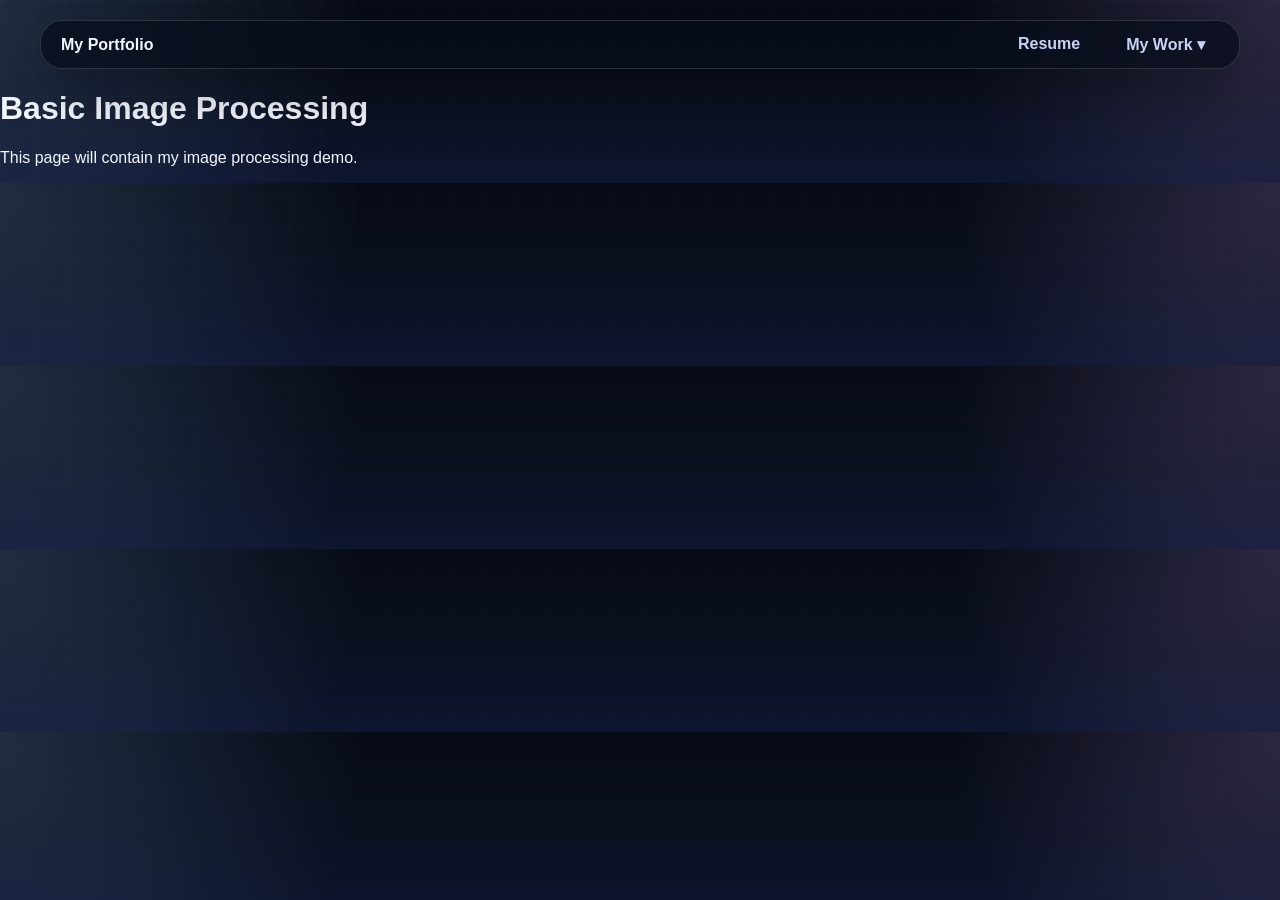
<file: Image-Processing.html>
<!DOCTYPE html>
<html>
<head>
  <title>Basic Image Processing</title>
  <link rel="stylesheet" href="style.css">
</head>
<body>

  <nav class="navbar">
    <a href="index.html" class="logo">My Portfolio</a>

    <ul class="nav-links">
      <li><a href="index.html">Resume</a></li>

      <li class="dropdown">
        <a href="#">My Work ▾</a>
        <ul class="dropdown-menu">
          <li><a href="image-processing.html">Basic Image Processing</a></li>
        </ul>
      </li>
    </ul>
  </nav>

  <main>
    <h1>Basic Image Processing</h1>
    <p>This page will contain my image processing demo.</p>

    <!-- Later, paste Claude's image processing code here -->
  </main>

</body>
</html>
</file>
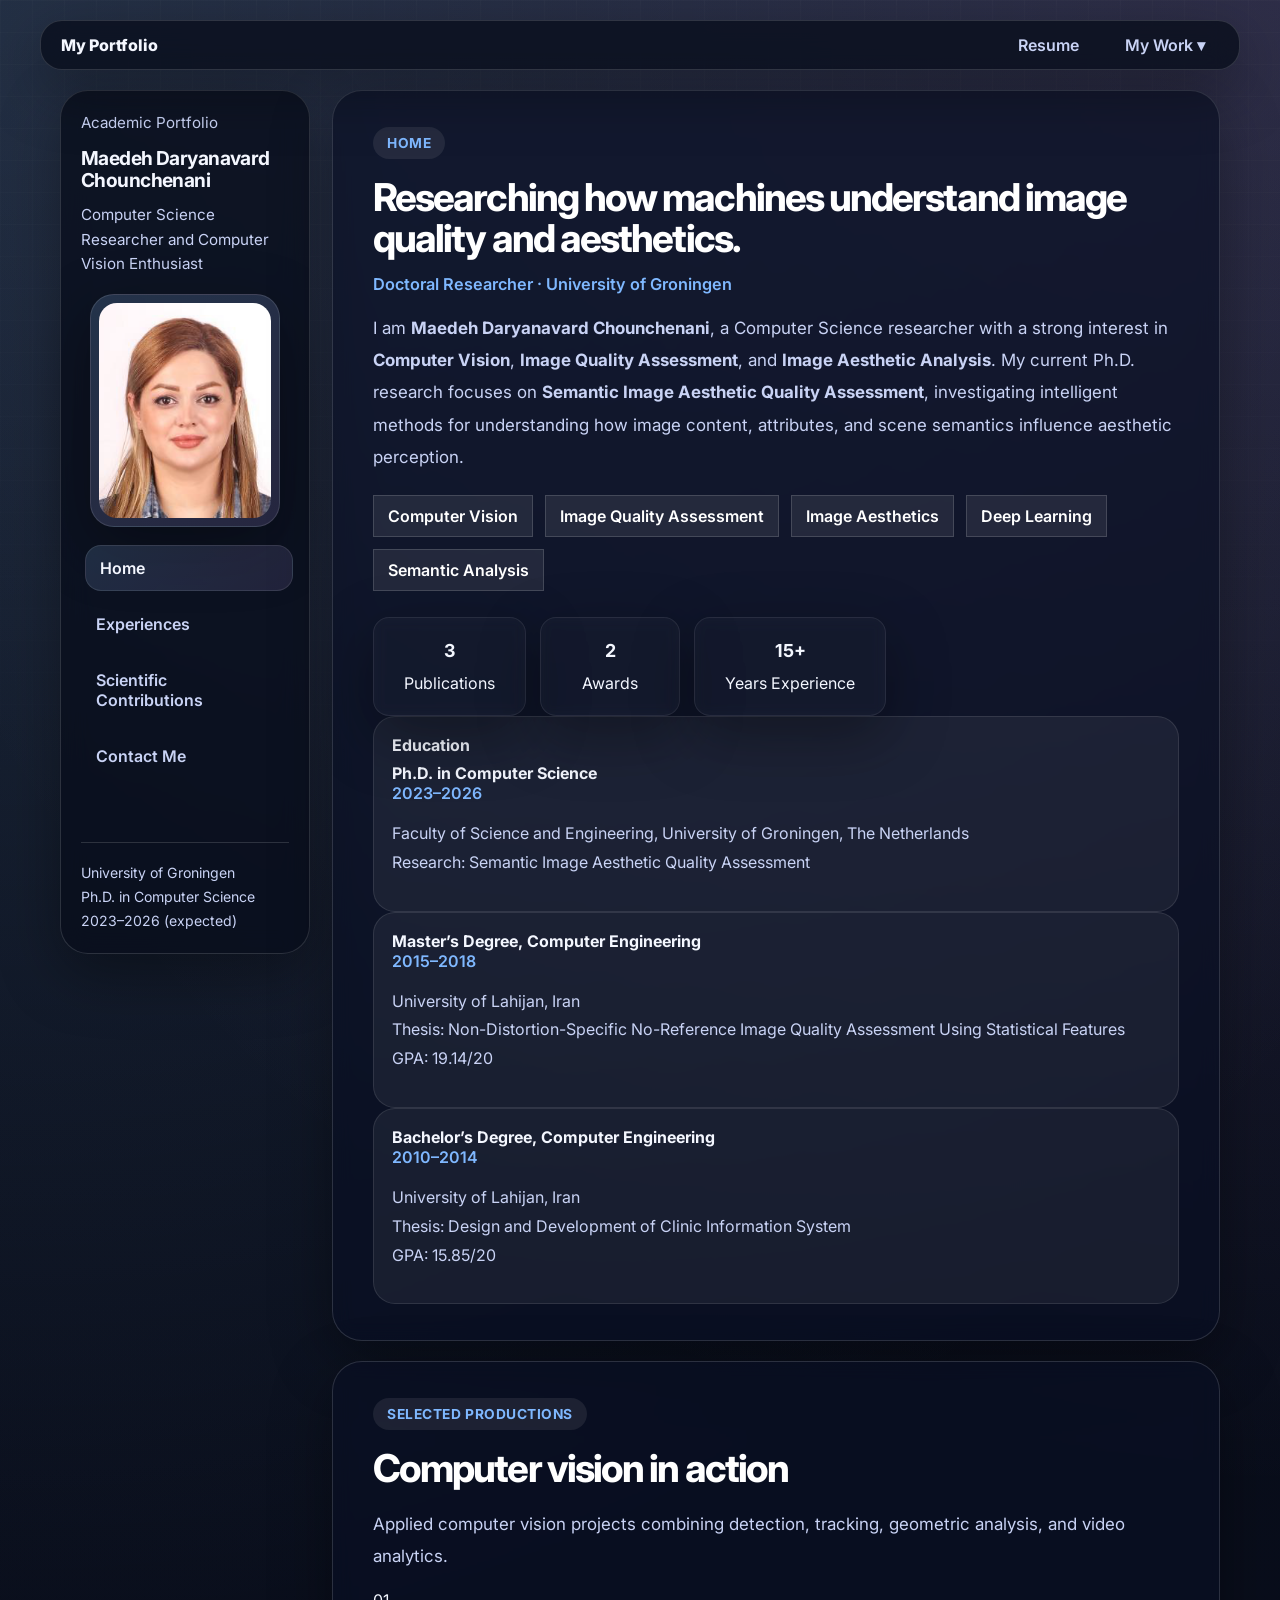
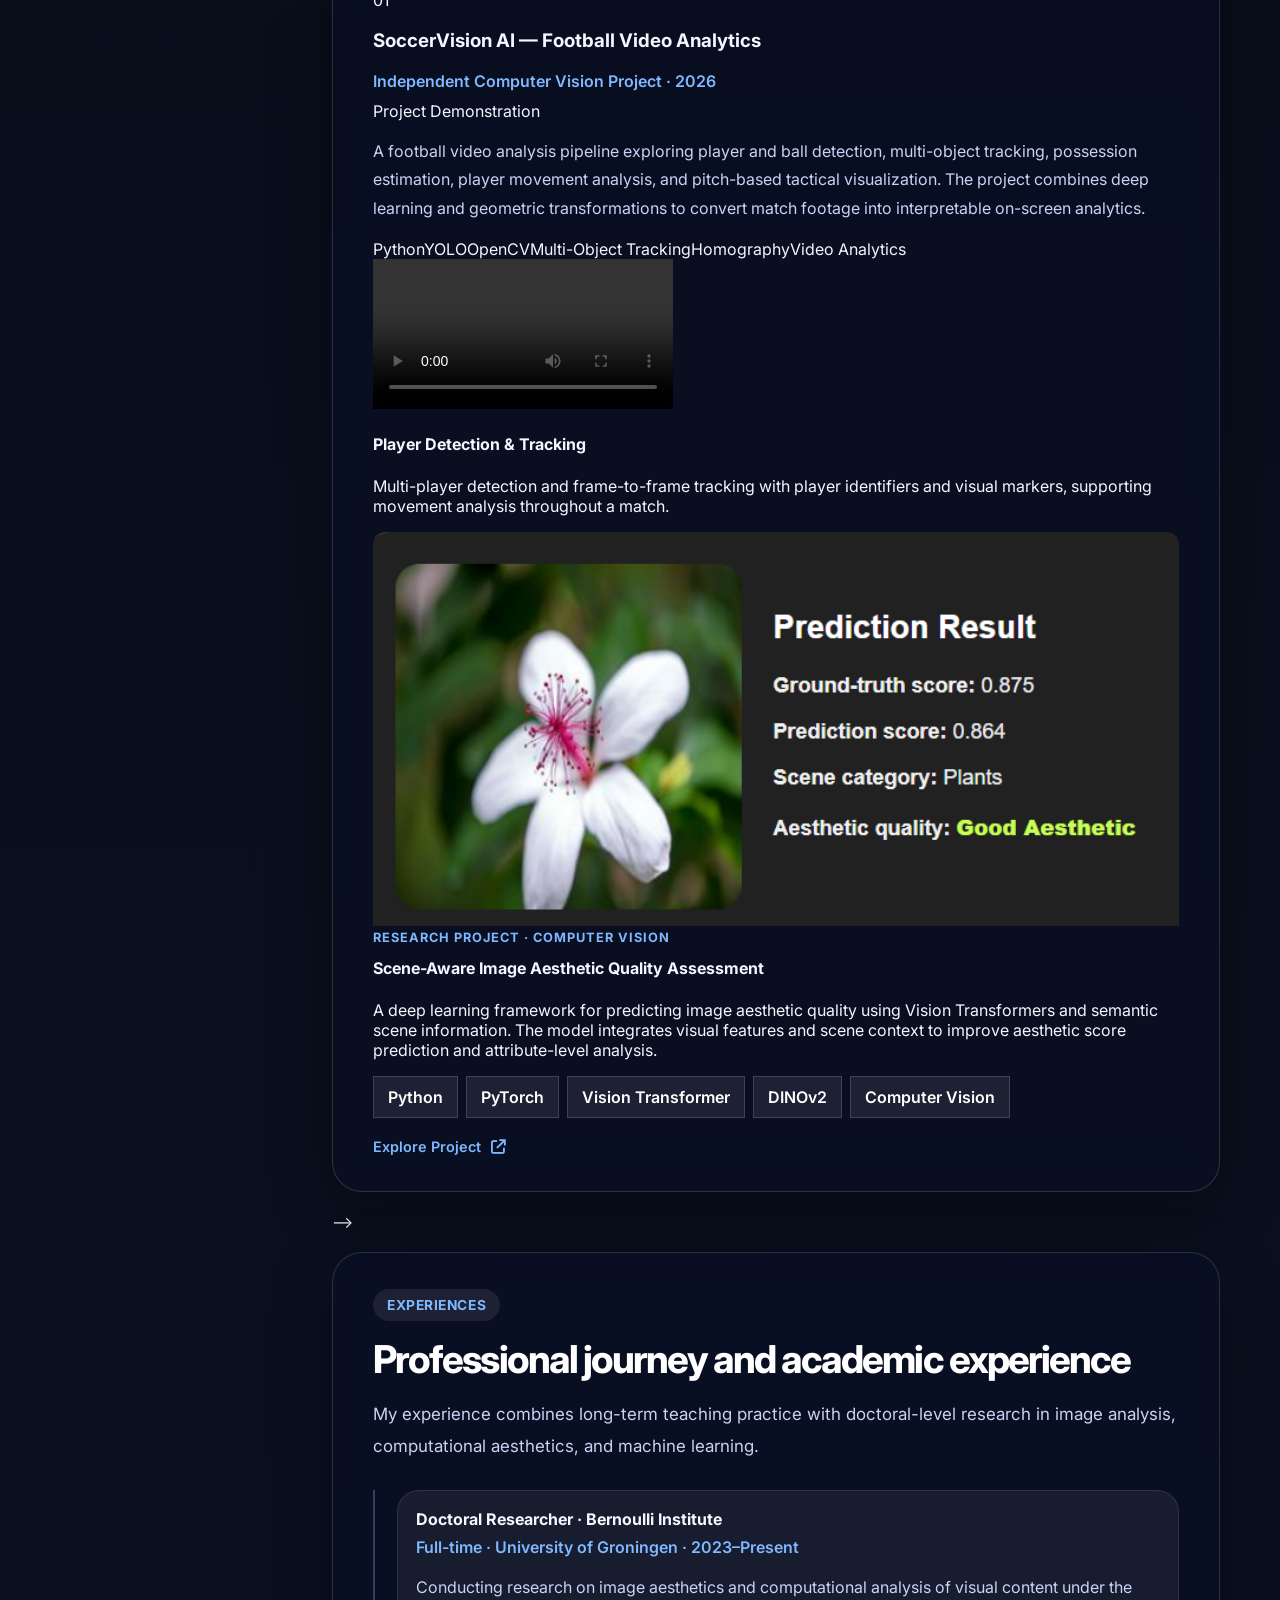
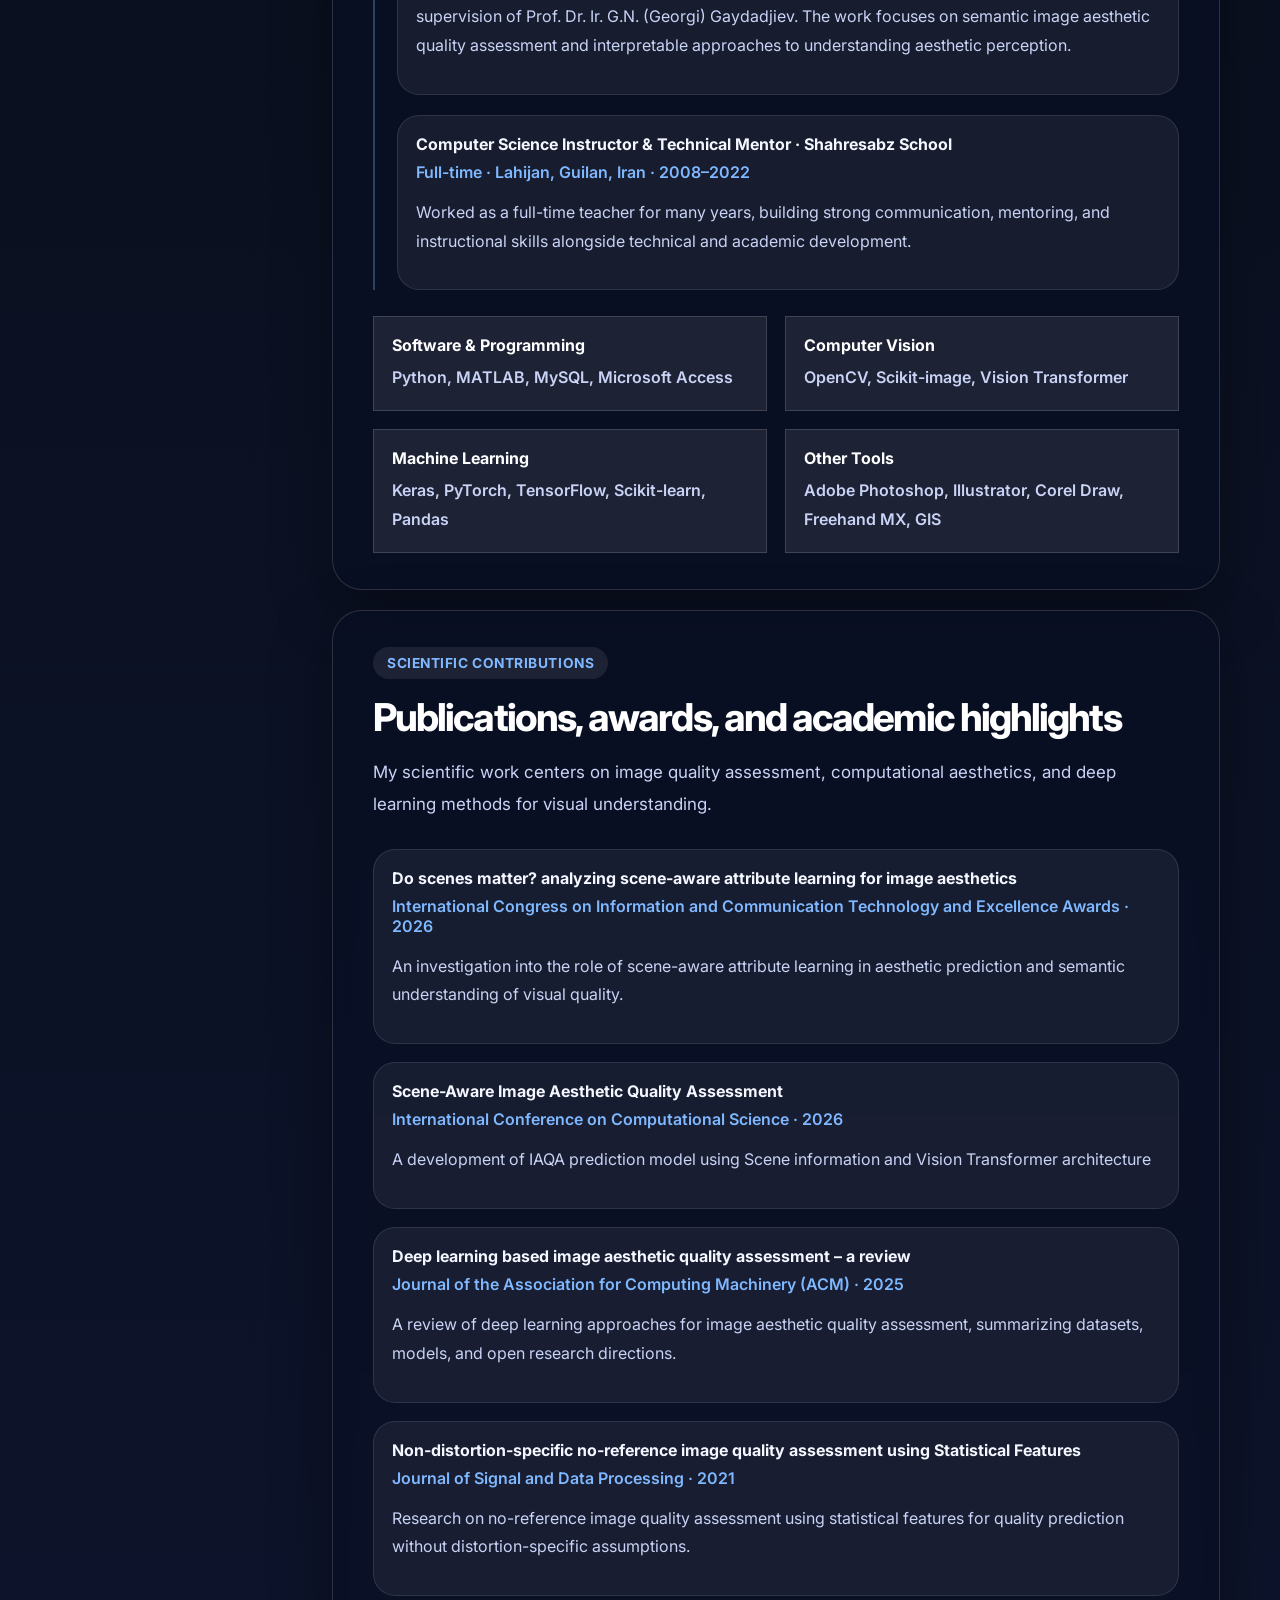
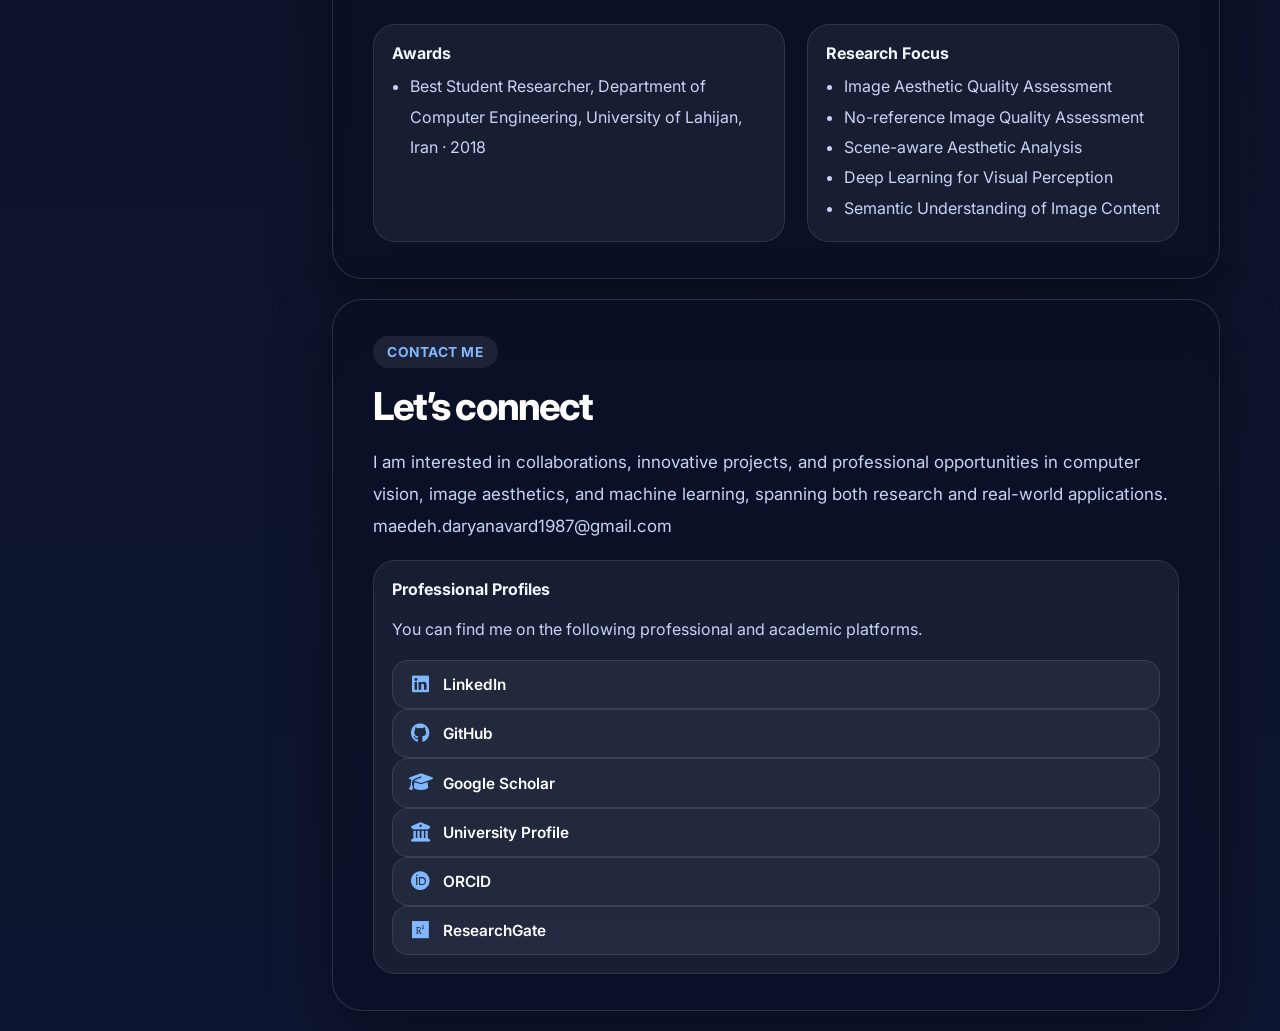
<file: index0.html>
<!DOCTYPE html>
<html lang="en">
<head>
  <meta charset="UTF-8" />
  <meta name="viewport" content="width=device-width, initial-scale=1.0" />
  <title>Maedeh Daryanavard Chounchenani</title>
  <link rel="preconnect" href="https://fonts.googleapis.com">
  <link rel="preconnect" href="https://fonts.gstatic.com" crossorigin>
  <link href="https://fonts.googleapis.com/css2?family=Inter:wght@300;400;500;600;700;800&display=swap" rel="stylesheet">
  <link rel="stylesheet" href="https://cdnjs.cloudflare.com/ajax/libs/font-awesome/6.5.2/css/all.min.css" />
  <style>
    .navbar {
      width: min(100%, var(--max));
      margin: 20px auto 0;
      padding: 14px 20px;
      display: flex;
      justify-content: space-between;
      align-items: center;
      position: relative;
      z-index: 20;
    
      background: rgba(8, 13, 28, 0.78);
      border: 1px solid var(--line);
      border-radius: 22px;
      backdrop-filter: blur(14px);
      box-shadow: var(--shadow);
    }
    
    .logo {
      font-weight: 800;
      color: var(--text);
    }
    
    .nav-links {
      display: flex;
      gap: 18px;
      list-style: none;
      margin: 0;
      padding: 0;
    }
    
    .nav-links a {
      color: var(--muted);
      font-weight: 600;
      padding: 10px 14px;
      border-radius: 14px;
      transition: 0.25s ease;
    }
    
    .nav-links a:hover {
      color: var(--text);
      background: linear-gradient(135deg, rgba(142,197,255,0.16), rgba(201,167,255,0.12));
    }
    
    .dropdown {
      position: relative;
    }
    
    .dropdown-menu {
      display: none;
      position: absolute;
      top: 100%;
      right: 0;
      min-width: 230px;
      padding: 10px;
      list-style: none;
      margin-top: 0;
    
      background: rgba(8, 13, 28, 0.95);
      border: 1px solid var(--line);
      border-radius: 18px;
      box-shadow: var(--shadow);
    }
    
    .dropdown:hover .dropdown-menu,
    .dropdown:focus-within .dropdown-menu {
      display: block;
    }
    
    .dropdown-menu a {
      display: block;
    }
    :root {
      --bg: #0b1020;
      --bg-soft: #111936;
      --card: rgba(255,255,255,0.08);
      --card-strong: rgba(255,255,255,0.12);
      --text: #f4f7ff;
      --muted: #c9d3f5;
      --accent: #7fb8ff;
      --accent-2: #c39bff;
      --line: rgba(255,255,255,0.14);
      --shadow: 0 20px 60px rgba(0,0,0,0.35);
      --radius: 24px;
      --max: 1200px;
    }

    * { box-sizing: border-box; }
    html { scroll-behavior: smooth; }
    body {
      margin: 0;
      font-family: 'Inter', sans-serif;
      color: var(--text);
      background:
        radial-gradient(circle at top left, rgba(142,197,255,0.18), transparent 28%),
        radial-gradient(circle at top right, rgba(201,167,255,0.18), transparent 25%),
        linear-gradient(180deg, #070b16 0%, #0b1020 55%, #0e1530 100%);
      overflow-x: hidden;
    }

    body::before {
      content: "";
      position: fixed;
      inset: 0;
      pointer-events: none;
      background-image:
        linear-gradient(rgba(255,255,255,0.04) 1px, transparent 1px),
        linear-gradient(90deg, rgba(255,255,255,0.04) 1px, transparent 1px);
      background-size: 32px 32px;
      mask-image: linear-gradient(to bottom, rgba(0,0,0,0.45), rgba(0,0,0,0.08));
      z-index: 0;
    }

    a { color: inherit; text-decoration: none; }
    img { max-width: 100%; display: block; }

    .layout {
      width: min(100%, var(--max));
      margin: 0 auto;
      display: grid;
      grid-template-columns: 250px minmax(0, 1fr);
      gap: 22px;
      padding: 20px;
      position: relative;
      z-index: 1;
    }

    .sidebar {
      position: sticky;
      top: 18px;
      align-self: start;
      height: calc(100vh - 36px);
      padding: 20px;
      border: 1px solid var(--line);
      background: rgba(8, 13, 28, 0.78);
      backdrop-filter: blur(14px);
      border-radius: 28px;
      box-shadow: var(--shadow);
      display: flex;
      flex-direction: column;
      justify-content: space-between;
      gap: 20px;
    }
    .sidebar-photo {
      margin-top: 18px;
      margin-bottom: 18px;
      display: flex;
      justify-content: center;
    }
  
    .sidebar-photo-frame {
      width: 100%;
      max-width: 190px;
      padding: 8px;
      border-radius: 24px;
      background: linear-gradient(145deg, rgba(142,197,255,0.18), rgba(201,167,255,0.14));
      border: 1px solid rgba(255,255,255,0.12);
      box-shadow: var(--shadow);
    }
    
    .sidebar-profile-img {
      width: 100%;
      aspect-ratio: 4 / 5;
      object-fit: cover;
      display: block;
      border-radius: 18px;
    }  

    .brand {
      display: flex;
      flex-direction: column;
      gap: 12px;
    }

    .brand h1 {
      margin: 0;
      font-size: 1.2rem;
      line-height: 1.15;
      letter-spacing: -0.03em;
    }

    .brand p {
      margin: 0;
      color: var(--muted);
      font-size: 0.95rem;
      line-height: 1.6;
    }

    .nav {
      display: flex;
      flex-direction: column;
      gap: 10px;
      margin-top: 18px;
    }

    .nav a {
      padding: 12px 14px;
      border-radius: 16px;
      color: var(--muted);
      border: 1px solid transparent;
      transition: 0.25s ease;
      font-weight: 600;
    }

    .nav a:hover,
    .nav a.active {
      color: var(--text);
      background: linear-gradient(135deg, rgba(142,197,255,0.16), rgba(201,167,255,0.12));
      border-color: rgba(255,255,255,0.1);
      transform: translateX(4px);
    }

    .sidebar-footer {
      border-top: 1px solid var(--line);
      padding-top: 18px;
      color: var(--muted);
      font-size: 0.88rem;
      line-height: 1.7;
    }

    .content {
      display: flex;
      flex-direction: column;
      gap: 20px;
    }

    .section {
      
      min-height: auto;
      padding: 36px 40px;
      border: 1px solid var(--line);
      border-radius: 30px;
      background: rgba(10, 16, 36, 0.68);
      backdrop-filter: blur(10px);
      box-shadow: var(--shadow);
      display: flex;
      align-items: center;
      opacity: 0;
      transform: translateY(50px);
      transition: opacity 0.7s ease, transform 0.7s ease;
    }

    .section.visible {
      opacity: 1;
      transform: translateY(0);
    }

    .section-inner {
      width: 100%;
    }

    .eyebrow {
      display: inline-flex;
      gap: 8px;
      align-items: center;
      padding: 8px 14px;
      border-radius: 999px;
      background: rgba(255,255,255,0.08);
      color: var(--accent);
      font-size: 0.86rem;
      font-weight: 700;
      letter-spacing: 0.04em;
      text-transform: uppercase;
      margin-bottom: 18px;
    }


    .hero-text h2,
    .section-title {
      margin: 0;
      font-size: clamp(2.3rem, 3vw, 3.5rem);
      font-weight: 750;
      color: #ffffff;
      line-height: 1.08;
      letter-spacing: -0.05em;
    }
    
    .hero-text h3 {
      margin: 14px 0 0;
      font-size: 1.02rem;
      font-weight: 600;
      color: var(--accent);
    }
    
    .lead {
      margin: 18px 0;
      font-size: 1.06rem;
      line-height: 1.9;
      color: var(--muted);
    }

    .interest-tags,
    .skills-grid {
      display: flex;
      flex-wrap: wrap;
      gap: 12px;
      margin-top: 22px;
    }

    .tag,
    .skill-card,


    .tag {
      padding: 10px 14px;
      font-weight: 600;
      color: #ffffff;
      background: rgba(255,255,255,0.08);
      border: 1px solid rgba(255,255,255,0.15);
    }

    .stats {
      margin-top: 26px;
      display: flex;
      gap: 14px;
      flex-wrap: wrap;
    }
    
    .mini-card {
      display: flex;
      flex-direction: column;
      align-items: center;
      justify-content: center;
      gap: 6px;
      
      box-shadow: var(--shadow);
      
      padding: 22px 30px;
      min-width: 140px;
    
      border-radius: 16px;
      border: 1px solid rgba(255,255,255,0.08);
    
      background: rgba(255,255,255,0.04);
      backdrop-filter: blur(6px);
    
      transition: transform 0.2s ease, border-color 0.2s ease;
    }

    .mini-card strong {
      display: block;
      font-size: 1.12rem;
      margin-bottom: 6px;
    }

    .timeline {
      position: relative;
      margin-top: 28px;
      padding-left: 22px;
      border-left: 2px solid rgba(142,197,255,0.28);
      display: grid;
      gap: 20px;
    }

    .timeline-item,
    .publication-card,
    .contact-card {
      background: rgba(255,255,255,0.06);
      border: 1px solid rgba(255,255,255,0.1);
      border-radius: 22px;
      padding: 18px;
    }

    .timeline-item h4,
    .publication-card h4,
    .contact-card h4,
    .skill-card h4 {
      margin: 0 0 8px;
      font-size: 1rem;
    }

    .meta {
      color: var(--accent);
      font-weight: 600;
      margin-bottom: 10px;
      display: block;
    }

    .muted {
      color: var(--muted);
      line-height: 1.8;
    }

    .publications,
    .contact-grid {
      display: grid;
      gap: 18px;
      margin-top: 28px;
    }

    .skills-grid {
      display: grid;
      grid-template-columns: repeat(2, minmax(0, 1fr));
      gap: 18px;
      margin-top: 26px;
    }

    .skill-card {
      padding: 18px;
    }

    .skill-card p {
      margin: 0;
      color: var(--muted);
      line-height: 1.8;
    }

    .two-col {
      display: grid;
      grid-template-columns: 1.05fr 0.95fr;
      gap: 22px;
      margin-top: 28px;
    }

    .list-clean {
      margin: 0;
      padding-left: 18px;
      color: var(--muted);
      line-height: 1.9;
    }

    .contact-grid {
      grid-template-columns: repeat(2, minmax(0, 1fr));
    }

    .contact-card p {
      margin: 0;
      color: var(--muted);
      line-height: 1.85;
    }

    .footer-note {
      margin-top: 24px;
      color: var(--muted);
      font-size: 0.95rem;
    }

    @media (min-width: 1025px) {
      .content {
        max-width: 920px;
      }
    }

    @media (max-width: 1024px) {
      .layout {
        grid-template-columns: 1fr;
      }

      .sidebar {
        position: relative;
        top: 0;
        height: auto;
      }

      .hero-grid,
      .two-col,
      .contact-grid,
      .skills-grid {
        grid-template-columns: 1fr;
      }

      .section {
        min-height: auto;
        padding: 36px 40px;
      }
      
    }

    @media (max-width: 640px) {
      .layout {
        padding: 16px;
        gap: 18px;
      }

      .section,
      .sidebar {
        padding: 20px;
        border-radius: 24px;
      }

      .stats {
        grid-template-columns: 1fr;
      }

      .nav a:hover,
      .nav a.active {
        transform: none;
      }
    }

    .contact-links {
      display: grid;
      grid-template-columns: repeat(auto-fit, minmax(180px, 1fr));
      gap: 14px;
      margin-top: 22px;
    }
    
    .contact-link {
      display: flex;
      align-items: center;
      gap: 12px;
      padding: 14px 16px;
      text-decoration: none;
      color: #f4f7ff;
      border: 1px solid rgba(255,255,255,0.10);
      background: rgba(255,255,255,0.05);
      border-radius: 16px;
      transition: transform 0.2s ease, border-color 0.2s ease, background 0.2s ease;
    }
    
    .contact-link i {
      font-size: 1.2rem;
      width: 22px;
      text-align: center;
      color: var(--accent);
    }
    
    .contact-link span {
      font-size: 0.96rem;
      font-weight: 600;
      color: #ffffff;
    }
    
    .contact-link:hover {
      transform: translateY(-3px);
      border-color: rgba(127,184,255,0.35);
      background: rgba(255,255,255,0.08);
    }
  </style>
</head>
<body>
        <nav class="navbar">
      <a href="index.html" class="logo">My Portfolio</a>
    
      <ul class="nav-links">
        <li><a href="index.html">Resume</a></li>
    
        <li class="dropdown">
          <a href="#">My Work ▾</a>
    
          <ul class="dropdown-menu">
            <li>
              <a href="resume\project\IAQA_Image_Processing.html">
                IAQA model
              </a>
            </li>
            <li>
              <a href="resume\project\Office_Management_System.html">
                Office Management System
              </a>
            </li>
            <li>
              <a href="resume\project\Second_Hand_Product_Management_System.html">
                Second-Hand Product Management System
              </a>
            </li>
            <li>
              <a href="resume\project\Basic_Image_Processing.html">
                Basic Image Processing
              </a>
            </li>
          </ul>
        </li>

      </ul>
    </nav>
  <div class="layout">
    <aside class="sidebar">
      <div>
        <div class="brand">
          <p>Academic Portfolio</p>
          <h1>Maedeh Daryanavard Chounchenani</h1>
          <p>Computer Science Researcher and Computer Vision Enthusiast</p>
        </div>
    
        <div class="sidebar-photo">
          <div class="sidebar-photo-frame">
            <img src="resume/image/profile.jpg" alt="Maedeh Daryanavard Chounchenani" class="sidebar-profile-img" />
          </div>
        </div>
    
        <nav class="nav">
          <a href="#home" class="active">Home</a>
          <a href="#experience">Experiences</a>
          <a href="#contributions">Scientific Contributions</a>
          <a href="#contact">Contact Me</a>
        </nav>
      </div>
    
      <div class="sidebar-footer">
        University of Groningen<br />
        Ph.D. in Computer Science<br />
        2023–2026 (expected)
      </div>
    </aside>

    <main class="content">
      <section id="home" class="section visible">
        <div class="section-inner">
          <div class="hero-text">
            <div class="eyebrow">Home</div>
            <h2>Researching how machines understand image quality and aesthetics.</h2>
            <h3>Doctoral Researcher · University of Groningen</h3>
      
            <p class="lead">
              I am <strong>Maedeh Daryanavard Chounchenani</strong>, a Computer Science researcher with a strong interest in
              <strong>Computer Vision</strong>, <strong>Image Quality Assessment</strong>, and
              <strong>Image Aesthetic Analysis</strong>. My current Ph.D. research focuses on
              <strong>Semantic Image Aesthetic Quality Assessment</strong>, investigating intelligent methods for understanding
              how image content, attributes, and scene semantics influence aesthetic perception.
            </p>
      
            <div class="interest-tags">
              <span class="tag">Computer Vision</span>
              <span class="tag">Image Quality Assessment</span>
              <span class="tag">Image Aesthetics</span>
              <span class="tag">Deep Learning</span>
              <span class="tag">Semantic Analysis</span>
            </div>
      
            <div class="stats">
              <div class="mini-card"><strong>3</strong><span>Publications</span></div>
              <div class="mini-card"><strong>2</strong><span>Awards</span></div>
              <div class="mini-card"><strong>15+</strong><span>Years Experience</span></div>
            </div>
      
            <div class="education-stack" id="education">
              <div class="timeline-item education-entry">
                <h4>Education</h4>
                <strong>Ph.D. in Computer Science</strong><br><span class="meta">2023–2026</span>
                <p class="muted">Faculty of Science and Engineering, University of Groningen, The Netherlands<br>Research: Semantic Image Aesthetic Quality Assessment</p>
              </div>
              <div class="timeline-item education-entry">
                <strong>Master’s Degree, Computer Engineering</strong><br><span class="meta">2015–2018</span>
                <p class="muted">University of Lahijan, Iran<br>Thesis: Non-Distortion-Specific No-Reference Image Quality Assessment Using Statistical Features<br>GPA: 19.14/20</p>
              </div>
              <div class="timeline-item education-entry">
                <strong>Bachelor’s Degree, Computer Engineering</strong><br><span class="meta">2010–2014</span>
                <p class="muted">University of Lahijan, Iran<br>Thesis: Design and Development of Clinic Information System<br>GPA: 15.85/20</p>
              </div>
            </div>
      
              
            </div>
          </div>
      </section>
      <section id="projects" class="section">
        <div class="section-inner">
          <div class="eyebrow">Selected Productions</div>
          <h2 class="section-title">Computer vision in action</h2>
          <p class="lead">Applied computer vision projects combining detection, tracking, geometric analysis, and video analytics.</p>
          <article class="project-card">
            <span class="project-number">01</span>
            <h3>SoccerVision AI — Football Video Analytics</h3>
            <span class="meta">Independent Computer Vision Project · 2026</span>
            <span class="project-category">Project Demonstration</span>
            <p class="muted">A football video analysis pipeline exploring player and ball detection, multi-object tracking, possession estimation, player movement analysis, and pitch-based tactical visualization. The project combines deep learning and geometric transformations to convert match footage into interpretable on-screen analytics.</p>
            <div class="project-tags"><span>Python</span><span>YOLO</span><span>OpenCV</span><span>Multi-Object Tracking</span><span>Homography</span><span>Video Analytics</span></div>
            <div class="demo-grid">
              <article class="demo-card">
              
                  <video controls preload="metadata" playsinline
                         aria-label="Player detection and tracking demonstration">
              
                      <source
                          src="video/soccer-ir_pass_main_camera_h264.mp4"
                          type="video/mp4">
              
                      Your browser does not support HTML5 video.
              
                  </video>
              
                  <div class="demo-description">
              
                      <h4>Player Detection &amp; Tracking</h4>
              
                      <p>
                          Multi-player detection and frame-to-frame tracking
                          with player identifiers and visual markers,
                          supporting movement analysis throughout a match.
                      </p>
              
                  </div>
              
              </article>              <!-- <article class="demo-card"><video controls preload="metadata" playsinline aria-label="Ball tracking and possession demonstration"><source src="videos/ball-possession.mp4" type="video/mp4">Your browser does not support HTML5 video.</video><div class="demo-description"><h4>Ball Tracking &amp; Live Possession</h4><p>Football localization and proximity-based possession estimation to identify likely ball ownership and summarize possession over time.</p></div></article>
              <article class="demo-card"><video controls preload="metadata" playsinline aria-label="Player speed analysis demonstration"><source src="videos/player-speed.mp4" type="video/mp4">Your browser does not support HTML5 video.</video><div class="demo-description"><h4>Player Speed &amp; Movement Analysis</h4><p>Estimation of player trajectories and speed from tracked positions, using pitch-coordinate calibration when available.</p></div></article>
              <article class="demo-card"><video controls preload="metadata" playsinline aria-label="Bird's-eye tactical view demonstration"><source src="videos/birds-eye-view.mp4" type="video/mp4">Your browser does not support HTML5 video.</video><div class="demo-description"><h4>Bird’s-Eye Tactical View</h4><p>Perspective transformation maps player positions from broadcast footage to a top-down pitch representation for tactical interpretation.</p></div></article> -->
              <a href="https://maedeh-daryanavard.github.io/resume/project/IAQA_Image_Processing.html"
               target="_blank"
               rel="noopener noreferrer"
               class="demo-card"
               style="display:block; text-decoration:none; color:inherit;
                      overflow:hidden; transition:transform 0.3s ease;">
            
                <!-- Project Preview Image -->
                <img
                    src="images/IAQA-preview.png"
                    alt="Scene-Aware Image Aesthetic Quality Assessment"
                    loading="lazy"
                    style="width:100%; 
                           object-fit:cover; display:block;
                           border-radius:12px 12px 0 0;"
                >
            
                <!-- Project Description -->
                <div class="demo-description">
            
                    <span style="color:#7fb8ff; font-size:0.8rem;
                                 font-weight:700; letter-spacing:1px;">
                        RESEARCH PROJECT · COMPUTER VISION
                    </span>
            
                    <h4 style="margin-top:12px;">
                        Scene-Aware Image Aesthetic Quality Assessment
                    </h4>
            
                    <p>
                        A deep learning framework for predicting image aesthetic
                        quality using Vision Transformers and semantic scene
                        information. The model integrates visual features and
                        scene context to improve aesthetic score prediction
                        and attribute-level analysis.
                    </p>
            
                    <!-- Technology Tags -->
                    <div style="display:flex; flex-wrap:wrap;
                                gap:8px; margin-top:15px;">
            
                        <span class="tag">Python</span>
                        <span class="tag">PyTorch</span>
                        <span class="tag">Vision Transformer</span>
                        <span class="tag">DINOv2</span>
                        <span class="tag">Computer Vision</span>
            
                    </div>
            
                    <!-- View Project -->
                    <div style="margin-top:20px; color:#7fb8ff;
                                font-weight:600; font-size:0.9rem;">
            
                        Explore Project
                        <i class="fa-solid fa-arrow-up-right-from-square"
                           style="margin-left:6px;"></i>
            
                    </div>
            
                </div>
            </a>
            </div>
          </article>
        </div>
      </section>
            
      </section> -->
      <section id="experience" class="section">
        <div class="section-inner">
          <div class="eyebrow">Experiences</div>
          <h2 class="section-title">Professional journey and academic experience</h2>
          <p class="lead">
            My experience combines long-term teaching practice with doctoral-level research in image analysis, computational aesthetics, and machine learning.
          </p>

          <div class="timeline">
            <div class="timeline-item">
              <h4>Doctoral Researcher · Bernoulli Institute</h4>
              <span class="meta">Full-time · University of Groningen · 2023–Present</span>
              <p class="muted">
                Conducting research on image aesthetics and computational analysis of visual content under the supervision of Prof. Dr. Ir. G.N. (Georgi) Gaydadjiev. The work focuses on semantic image aesthetic quality assessment and interpretable approaches to understanding aesthetic perception.
              </p>
            </div>

            <div class="timeline-item">
              <h4>Computer Science Instructor & Technical Mentor · Shahresabz School</h4>
              <span class="meta">Full-time · Lahijan, Guilan, Iran · 2008–2022</span>
              <p class="muted">
                Worked as a full-time teacher for many years, building strong communication, mentoring, and instructional skills alongside technical and academic development.
              </p>
            </div>
          </div>

          <div class="skills-grid">
            <div class="skill-card">
              <h4>Software & Programming</h4>
              <p>Python, MATLAB, MySQL, Microsoft Access</p>
            </div>
            <div class="skill-card">
              <h4>Computer Vision</h4>
              <p>OpenCV, Scikit-image, Vision Transformer</p>
            </div>
            <div class="skill-card">
              <h4>Machine Learning</h4>
              <p>Keras, PyTorch, TensorFlow, Scikit-learn, Pandas</p>
            </div>
            <div class="skill-card">
              <h4>Other Tools</h4>
              <p>Adobe Photoshop, Illustrator, Corel Draw, Freehand MX, GIS</p>
            </div>
          </div>
        </div>
      </section>

      <section id="contributions" class="section">
        <div class="section-inner">
          <div class="eyebrow">Scientific Contributions</div>
          <h2 class="section-title">Publications, awards, and academic highlights</h2>
          <p class="lead">
            My scientific work centers on image quality assessment, computational aesthetics, and deep learning methods for visual understanding.
          </p>

          <div class="publications">
            <div class="publication-card">
              <h4>Do scenes matter? analyzing scene-aware attribute learning for image aesthetics</h4>
              <span class="meta">International Congress on Information and Communication Technology and Excellence Awards · 2026</span>
              <p class="muted">An investigation into the role of scene-aware attribute learning in aesthetic prediction and semantic understanding of visual quality.</p>
            </div>
            <div class="publication-card">
              <h4>Scene-Aware Image Aesthetic Quality Assessment</h4>
              <span class="meta">International Conference on Computational Science · 2026</span>
              <p class="muted">A development of IAQA prediction model using Scene information and Vision Transformer architecture</p>
            </div>
            <div class="publication-card">
              <h4>Deep learning based image aesthetic quality assessment – a review</h4>
              <span class="meta">Journal of the Association for Computing Machinery (ACM) · 2025</span>
              <p class="muted">A review of deep learning approaches for image aesthetic quality assessment, summarizing datasets, models, and open research directions.</p>
            </div>
            <div class="publication-card">
              <h4>Non-distortion-specific no-reference image quality assessment using Statistical Features</h4>
              <span class="meta">Journal of Signal and Data Processing · 2021</span>
              <p class="muted">Research on no-reference image quality assessment using statistical features for quality prediction without distortion-specific assumptions.</p>
            </div>
          </div>

          <div class="two-col">
            <div class="timeline-item">
              <h4>Awards</h4>
              <ul class="list-clean">
                <li>Best Student Researcher, Department of Computer Engineering, University of Lahijan, Iran · 2018</li>
                <!-- <li>Highest GPA among Computer Engineering students of the 2016 class, University of Lahijan, Iran · 2018</li> -->
              </ul>
            </div>
            <div class="timeline-item">
              <h4>Research Focus</h4>
              <ul class="list-clean">
                <li>Image Aesthetic Quality Assessment</li>
                <li>No-reference Image Quality Assessment</li>
                <li>Scene-aware Aesthetic Analysis</li>
                <li>Deep Learning for Visual Perception</li>
                <li>Semantic Understanding of Image Content</li>
              </ul>
            </div>
          </div>
        </div>
      </section>

      <section id="contact" class="section">
        <div class="section-inner">
          <div class="eyebrow">Contact Me</div>
          <h2 class="section-title">Let’s connect</h2>
          <p class="lead">
            I am interested in collaborations, innovative projects, and professional opportunities in computer vision, image aesthetics, and machine learning, spanning both research and real-world applications.
            maedeh.daryanavard1987@gmail.com
            
          </p>

          <!-- <div class="contact-grid">
            <div class="contact-card">
              <h4>Contact Information</h4>
              <p>
                <strong>Email:</strong> M.daryanavard@rug.nl<br>
                <strong>Phone:</strong> (+31) 620772993<br>
                <strong>Address:</strong> Piet Heinstraat 97, 9726JT, The Netherlands
              </p>
            </div>

            <div class="contact-card">
              <h4>References</h4>
              <p>
                <strong>Prof. Dr. Ir. Georgi Gaydadjiev</strong><br>
                Chair Professor in Computer Architecture, Delft University of Technology, The Netherlands<br>
                G.N.gaydadjiev@tudelft.nl
                <br><br>
                
                <strong>Prof. Asadollah Shahbahrami</strong><br>
                Professor, Department of Computer Engineering, Faculty of Engineering, University of Guilan, Iran<br>
                Shahbahrami1@gmail.com
                <br><br>
                
                <strong>Dr. Reza Hassanpour </strong><br>
                Assistant Professor, Faculty of Science and Engineering , University of Groningen, The Netherlands<br>
                R.zare.hassanpour@rug.nl
              </p>
            </div>
          </div> -->

          <div class="timeline-item">
            <h4>Professional Profiles</h4>
            <p class="muted">
              You can find me on the following professional and academic platforms.
            </p>
          
          
              <a href="https://nl.linkedin.com/in/maedeh-daryanavard-chounchenani-810981136" target="_blank" class="contact-link">
                <i class="fa-brands fa-linkedin"></i>
                <span>LinkedIn</span>
              </a>
            
              <a href="https://github.com/Maedeh-Daryanavard/" target="_blank" class="contact-link">
                <i class="fa-brands fa-github"></i>
                <span>GitHub</span>
              </a>
            
              <a href="https://scholar.google.com/citations?hl=en&user=yL0wwocAAAAJ" target="_blank" class="contact-link">
                <i class="fa-solid fa-graduation-cap"></i>
                <span>Google Scholar</span>
              
              </a>
  

              <a href="https://www.rug.nl/staff/m.daryanavard/?lang=en" target="_blank" class="contact-link">
                <i class="fa-solid fa-building-columns"></i>
                <span>University Profile</span>
              </a>
              
              
              <a href="https://orcid.org/0009-0009-3892-7016" target="_blank" class="contact-link">
                <i class="fa-brands fa-orcid"></i>
                <span>ORCID</span>
              </a>
            
              <a href="https://www.researchgate.net/profile/Maedeh-Daryanavard" target="_blank" class="contact-link">
                <i class="fa-brands fa-researchgate"></i>
                <span>ResearchGate</span>
              </a>
            </div>
          </div>

           
          </p>
        </div>
      </section>
    </main>
  </div>

  <script>
    const sections = document.querySelectorAll('.section');
    const navLinks = document.querySelectorAll('.nav a');

    const revealObserver = new IntersectionObserver((entries) => {
      entries.forEach(entry => {
        if (entry.isIntersecting) {
          entry.target.classList.add('visible');
        }
      });
    }, { threshold: 0.18 });

    sections.forEach(section => revealObserver.observe(section));

    const navObserver = new IntersectionObserver((entries) => {
      entries.forEach(entry => {
        if (entry.isIntersecting) {
          navLinks.forEach(link => link.classList.remove('active'));
          const activeLink = document.querySelector(`.nav a[href="#${entry.target.id}"]`);
          if (activeLink) activeLink.classList.add('active');
        }
      });
    }, { threshold: 0.45 });

    sections.forEach(section => navObserver.observe(section));
  </script>
</body>
</html>
</file>
<file: style.css>
.navbar {
      width: min(100%, var(--max));
      margin: 20px auto 0;
      padding: 14px 20px;
      display: flex;
      justify-content: space-between;
      align-items: center;
      position: relative;
      z-index: 20;
    
      background: rgba(8, 13, 28, 0.78);
      border: 1px solid var(--line);
      border-radius: 22px;
      backdrop-filter: blur(14px);
      box-shadow: var(--shadow);
    }
    
    .logo {
      font-weight: 800;
      color: var(--text);
    }
    
    .nav-links {
      display: flex;
      gap: 18px;
      list-style: none;
      margin: 0;
      padding: 0;
    }
    
    .nav-links a {
      color: var(--muted);
      font-weight: 600;
      padding: 10px 14px;
      border-radius: 14px;
      transition: 0.25s ease;
    }
    
    .nav-links a:hover {
      color: var(--text);
      background: linear-gradient(135deg, rgba(142,197,255,0.16), rgba(201,167,255,0.12));
    }
    
    .dropdown {
      position: relative;
    }
    
    .dropdown-menu {
      display: none;
      position: absolute;
      top: 100%;
      right: 0;
      min-width: 230px;
      padding: 10px;
      list-style: none;
      margin-top: 0;
    
      background: rgba(8, 13, 28, 0.95);
      border: 1px solid var(--line);
      border-radius: 18px;
      box-shadow: var(--shadow);
    }
    
    .dropdown:hover .dropdown-menu,
    .dropdown:focus-within .dropdown-menu {
      display: block;
    }
    
    .dropdown-menu a {
      display: block;
    }
    :root {
      --bg: #0b1020;
      --bg-soft: #111936;
      --card: rgba(255,255,255,0.08);
      --card-strong: rgba(255,255,255,0.12);
      --text: #f4f7ff;
      --muted: #c9d3f5;
      --accent: #7fb8ff;
      --accent-2: #c39bff;
      --line: rgba(255,255,255,0.14);
      --shadow: 0 20px 60px rgba(0,0,0,0.35);
      --radius: 24px;
      --max: 1200px;
    }

    * { box-sizing: border-box; }
    html { scroll-behavior: smooth; }
    body {
      margin: 0;
      font-family: 'Inter', sans-serif;
      color: var(--text);
      background:
        radial-gradient(circle at top left, rgba(142,197,255,0.18), transparent 28%),
        radial-gradient(circle at top right, rgba(201,167,255,0.18), transparent 25%),
        linear-gradient(180deg, #070b16 0%, #0b1020 55%, #0e1530 100%);
      overflow-x: hidden;
    }

    body::before {
      content: "";
      position: fixed;
      inset: 0;
      pointer-events: none;
      background-image:
        linear-gradient(rgba(255,255,255,0.04) 1px, transparent 1px),
        linear-gradient(90deg, rgba(255,255,255,0.04) 1px, transparent 1px);
      background-size: 32px 32px;
      mask-image: linear-gradient(to bottom, rgba(0,0,0,0.45), rgba(0,0,0,0.08));
      z-index: 0;
    }

    a { color: inherit; text-decoration: none; }
    img { max-width: 100%; display: block; }

    .layout {
      width: min(100%, var(--max));
      margin: 0 auto;
      display: grid;
      grid-template-columns: 250px minmax(0, 1fr);
      gap: 22px;
      padding: 20px;
      position: relative;
      z-index: 1;
    }

    .sidebar {
      position: sticky;
      top: 18px;
      align-self: start;
      height: calc(100vh - 36px);
      padding: 20px;
      border: 1px solid var(--line);
      background: rgba(8, 13, 28, 0.78);
      backdrop-filter: blur(14px);
      border-radius: 28px;
      box-shadow: var(--shadow);
      display: flex;
      flex-direction: column;
      justify-content: space-between;
      gap: 20px;
    }
    .sidebar-photo {
      margin-top: 18px;
      margin-bottom: 18px;
      display: flex;
      justify-content: center;
    }
  
    .sidebar-photo-frame {
      width: 100%;
      max-width: 190px;
      padding: 8px;
      border-radius: 24px;
      background: linear-gradient(145deg, rgba(142,197,255,0.18), rgba(201,167,255,0.14));
      border: 1px solid rgba(255,255,255,0.12);
      box-shadow: var(--shadow);
    }
    
    .sidebar-profile-img {
      width: 100%;
      aspect-ratio: 4 / 5;
      object-fit: cover;
      display: block;
      border-radius: 18px;
    }  

    .brand {
      display: flex;
      flex-direction: column;
      gap: 12px;
    }

    .brand h1 {
      margin: 0;
      font-size: 1.2rem;
      line-height: 1.15;
      letter-spacing: -0.03em;
    }

    .brand p {
      margin: 0;
      color: var(--muted);
      font-size: 0.95rem;
      line-height: 1.6;
    }

    .nav {
      display: flex;
      flex-direction: column;
      gap: 10px;
      margin-top: 18px;
    }

    .nav a {
      padding: 12px 14px;
      border-radius: 16px;
      color: var(--muted);
      border: 1px solid transparent;
      transition: 0.25s ease;
      font-weight: 600;
    }

    .nav a:hover,
    .nav a.active {
      color: var(--text);
      background: linear-gradient(135deg, rgba(142,197,255,0.16), rgba(201,167,255,0.12));
      border-color: rgba(255,255,255,0.1);
      transform: translateX(4px);
    }

    .sidebar-footer {
      border-top: 1px solid var(--line);
      padding-top: 18px;
      color: var(--muted);
      font-size: 0.88rem;
      line-height: 1.7;
    }

    .content {
      display: flex;
      flex-direction: column;
      gap: 20px;
    }

    .section {
      
      min-height: auto;
      padding: 36px 40px;
      border: 1px solid var(--line);
      border-radius: 30px;
      background: rgba(10, 16, 36, 0.68);
      backdrop-filter: blur(10px);
      box-shadow: var(--shadow);
      display: flex;
      align-items: center;
      opacity: 0;
      transform: translateY(50px);
      transition: opacity 0.7s ease, transform 0.7s ease;
    }

    .section.visible {
      opacity: 1;
      transform: translateY(0);
    }

    .section-inner {
      width: 100%;
    }

    .eyebrow {
      display: inline-flex;
      gap: 8px;
      align-items: center;
      padding: 8px 14px;
      border-radius: 999px;
      background: rgba(255,255,255,0.08);
      color: var(--accent);
      font-size: 0.86rem;
      font-weight: 700;
      letter-spacing: 0.04em;
      text-transform: uppercase;
      margin-bottom: 18px;
    }


    .hero-text h2,
    .section-title {
      margin: 0;
      font-size: clamp(2.3rem, 3vw, 3.5rem);
      font-weight: 750;
      color: #ffffff;
      line-height: 1.08;
      letter-spacing: -0.05em;
    }
    
    .hero-text h3 {
      margin: 14px 0 0;
      font-size: 1.02rem;
      font-weight: 600;
      color: var(--accent);
    }
    
    .lead {
      margin: 18px 0;
      font-size: 1.06rem;
      line-height: 1.9;
      color: var(--muted);
    }

    .interest-tags,
    .skills-grid {
      display: flex;
      flex-wrap: wrap;
      gap: 12px;
      margin-top: 22px;
    }

    .tag,
    .skill-card,


    .tag {
      padding: 10px 14px;
      font-weight: 600;
      color: #ffffff;
      background: rgba(255,255,255,0.08);
      border: 1px solid rgba(255,255,255,0.15);
    }

    .stats {
      margin-top: 26px;
      display: flex;
      gap: 14px;
      flex-wrap: wrap;
    }
    
    .mini-card {
      display: flex;
      flex-direction: column;
      align-items: center;
      justify-content: center;
      gap: 6px;
      
      box-shadow: var(--shadow);
      
      padding: 22px 30px;
      min-width: 140px;
    
      border-radius: 16px;
      border: 1px solid rgba(255,255,255,0.08);
    
      background: rgba(255,255,255,0.04);
      backdrop-filter: blur(6px);
    
      transition: transform 0.2s ease, border-color 0.2s ease;
    }

    .mini-card strong {
      display: block;
      font-size: 1.12rem;
      margin-bottom: 6px;
    }

    .timeline {
      position: relative;
      margin-top: 28px;
      padding-left: 22px;
      border-left: 2px solid rgba(142,197,255,0.28);
      display: grid;
      gap: 20px;
    }

    .timeline-item,
    .publication-card,
    .contact-card {
      background: rgba(255,255,255,0.06);
      border: 1px solid rgba(255,255,255,0.1);
      border-radius: 22px;
      padding: 18px;
    }

    .timeline-item h4,
    .publication-card h4,
    .contact-card h4,
    .skill-card h4 {
      margin: 0 0 8px;
      font-size: 1rem;
    }

    .meta {
      color: var(--accent);
      font-weight: 600;
      margin-bottom: 10px;
      display: block;
    }

    .muted {
      color: var(--muted);
      line-height: 1.8;
    }

    .publications,
    .contact-grid {
      display: grid;
      gap: 18px;
      margin-top: 28px;
    }

    .skills-grid {
      display: grid;
      grid-template-columns: repeat(2, minmax(0, 1fr));
      gap: 18px;
      margin-top: 26px;
    }

    .skill-card {
      padding: 18px;
    }

    .skill-card p {
      margin: 0;
      color: var(--muted);
      line-height: 1.8;
    }

    .two-col {
      display: grid;
      grid-template-columns: 1.05fr 0.95fr;
      gap: 22px;
      margin-top: 28px;
    }

    .list-clean {
      margin: 0;
      padding-left: 18px;
      color: var(--muted);
      line-height: 1.9;
    }

    .contact-grid {
      grid-template-columns: repeat(2, minmax(0, 1fr));
    }

    .contact-card p {
      margin: 0;
      color: var(--muted);
      line-height: 1.85;
    }

    .footer-note {
      margin-top: 24px;
      color: var(--muted);
      font-size: 0.95rem;
    }

    @media (min-width: 1025px) {
      .content {
        max-width: 920px;
      }
    }

    @media (max-width: 1024px) {
      .layout {
        grid-template-columns: 1fr;
      }

      .sidebar {
        position: relative;
        top: 0;
        height: auto;
      }

      .hero-grid,
      .two-col,
      .contact-grid,
      .skills-grid {
        grid-template-columns: 1fr;
      }

      .section {
        min-height: auto;
        padding: 36px 40px;
      }
      
    }

    @media (max-width: 640px) {
      .layout {
        padding: 16px;
        gap: 18px;
      }

      .section,
      .sidebar {
        padding: 20px;
        border-radius: 24px;
      }

      .stats {
        grid-template-columns: 1fr;
      }

      .nav a:hover,
      .nav a.active {
        transform: none;
      }
    }

    .contact-links {
      display: grid;
      grid-template-columns: repeat(auto-fit, minmax(180px, 1fr));
      gap: 14px;
      margin-top: 22px;
    }
    
    .contact-link {
      display: flex;
      align-items: center;
      gap: 12px;
      padding: 14px 16px;
      text-decoration: none;
      color: #f4f7ff;
      border: 1px solid rgba(255,255,255,0.10);
      background: rgba(255,255,255,0.05);
      border-radius: 16px;
      transition: transform 0.2s ease, border-color 0.2s ease, background 0.2s ease;
    }
    
    .contact-link i {
      font-size: 1.2rem;
      width: 22px;
      text-align: center;
      color: var(--accent);
    }
    
    .contact-link span {
      font-size: 0.96rem;
      font-weight: 600;
      color: #ffffff;
    }
    
    .contact-link:hover {
      transform: translateY(-3px);
      border-color: rgba(127,184,255,0.35);
      background: rgba(255,255,255,0.08);
    }

    
/* ==========================================================
   SAMPLE OF WORKS - PORTFOLIO DESIGN
========================================================== */

/* Grid */

#projects .portfolio-grid {
    display: grid;
    grid-template-columns: repeat(2, minmax(0, 1fr));
    gap: 22px;
    margin-top: 30px;
    width: 100%;
}

/* Project Card */

#projects .portfolio-card {
    min-width: 0;
    background: rgba(255,255,255,0.055);
    border: 1px solid var(--line);
    border-radius: 22px;
    overflow: hidden;

    display: flex;
    flex-direction: column;

    transition:
        transform 0.3s ease,
        border-color 0.3s ease,
        box-shadow 0.3s ease;
}

#projects .portfolio-card:hover {
    transform: translateY(-5px);
    border-color: rgba(127,184,255,0.45);
    box-shadow: 0 15px 35px rgba(0,0,0,0.25);
}

/* Image / Video */

#projects .portfolio-preview {
    position: relative;
    width: 100%;
    height: 200px;
    overflow: hidden;
    background: #080d1c;
}

.portfolio-preview img,
#projects .portfolio-preview video {
    width: 100%;
    height: 100%;
    object-fit: cover;
    display: block;
    transition: transform 0.4s ease;
}

.portfolio-card:hover .portfolio-preview img,
#projects .portfolio-card:hover .portfolio-preview video {
    transform: scale(1.04);
}

/* Preview Overlay */

#projects .portfolio-overlay {
    position: absolute;
    inset: 0;

    display: flex;
    align-items: center;
    justify-content: center;

    background: rgba(7,11,22,0.7);

    opacity: 0;
    transition: opacity 0.3s ease;
    z-index: 2;
}

.portfolio-preview:hover .portfolio-overlay,
#projects .portfolio-overlay:focus-visible {
    opacity: 1;
}

#projects .portfolio-overlay span {
    color: white;
    font-size: 0.9rem;
    font-weight: 600;
    padding: 12px 18px;

    border: 1px solid rgba(255,255,255,0.6);
    border-radius: 12px;

    background: rgba(255,255,255,0.08);
}

#projects .portfolio-overlay i {
    margin-right: 6px;
}

/* Project Content */

#projects .portfolio-content {
    padding: 20px;

    display: flex;
    flex-direction: column;
    flex: 1;
}

#projects .portfolio-category {
    color: var(--accent);
    font-size: 0.75rem;
    font-weight: 700;
    letter-spacing: 0.03em;
    margin-bottom: 12px;
}

#projects .portfolio-content h3 {
    color: #ffffff;
    font-size: 1.1rem;
    font-weight: 700;
    line-height: 1.4;
    margin: 0 0 12px;
}

#projects .portfolio-content p {
    color: var(--muted);
    font-size: 0.88rem;
    line-height: 1.75;
    margin: 0 0 18px;
}

/* Technology Tags */

#projects .portfolio-tags {
    display: flex;
    flex-wrap: wrap;
    gap: 7px;
    margin-bottom: 20px;
}

#projects .portfolio-tags span {
    font-size: 0.72rem;
    font-weight: 600;

    padding: 6px 10px;
    border-radius: 20px;

    color: #c9d3ff;
    background: rgba(127,184,255,0.1);
    border: 1px solid rgba(127,184,255,0.15);
}

/* Project Buttons */

#projects .portfolio-links {
    display: flex;
    flex-wrap: wrap;
    gap: 10px;
    margin-top: auto;
}

.project-btn,
#projects .github-btn {
    display: inline-flex;
    align-items: center;
    justify-content: center;
    gap: 7px;

    padding: 10px 14px;
    border-radius: 12px;

    font-size: 0.78rem;
    font-weight: 700;

    transition: 0.25s ease;
}

/* Primary Button */

#projects .project-btn {
    background: linear-gradient(
        135deg,
        #7fb8ff,
        #a18bff
    );
    color: #081020;
}

#projects .project-btn:hover {
    transform: translateY(-2px);
    box-shadow: 0 6px 18px rgba(127,184,255,0.25);
}

/* GitHub Button */

#projects .github-btn {
    color: #ffffff;
    background: rgba(255,255,255,0.08);
    border: 1px solid rgba(255,255,255,0.14);
}

#projects .github-btn:hover {
    background: rgba(255,255,255,0.15);
}

/* Responsive Design */

@media (max-width: 1100px) {
    #projects .portfolio-grid {
        grid-template-columns: 1fr;
    }
}

@media (max-width: 640px) {

    #projects .portfolio-grid {
        grid-template-columns: 1fr;
        gap: 18px;
    }

    #projects .portfolio-preview {
        height: 190px;
    }

    #projects .portfolio-content {
        padding: 18px;
    }

    #projects .portfolio-content h3 {
        font-size: 1rem;
    }

    #projects .portfolio-links {
        flex-direction: column;
    }

    .project-btn,
    #projects .github-btn {
        width: 100%;
    }
}

@media (prefers-reduced-motion: reduce) {
    .portfolio-card,
    .portfolio-preview img,
    .portfolio-preview video,
    #projects .portfolio-overlay {
        transition: none;
    }

    #projects .portfolio-card:hover {
        transform: none;
    }
}


/* =========================================================
   SELECTED PRODUCTIONS — compact two-column sample cards
   Scoped to #projects; does not change other portfolio pages.
   ========================================================= */
#projects .section-inner { min-width: 0; }
#projects .samples-grid {
  display: grid;
  grid-template-columns: repeat(2, minmax(0, 1fr));
  gap: 16px;
  margin-top: 22px;
  align-items: stretch;
}
#projects .sample-card {
  min-width: 0;
  display: flex;
  flex-direction: column;
  overflow: hidden;
  border: 1px solid var(--line);
  border-radius: 17px;
  background: rgba(255,255,255,.045);
  transition: transform .2s ease, border-color .2s ease;
}
#projects .sample-card:hover { transform: translateY(-3px); border-color: rgba(127,184,255,.45); }
#projects .sample-media {
  height: 155px;
  width: 100%;
  display: flex;
  align-items: center;
  justify-content: center;
  background: #080d1c;
  overflow: hidden;
}
#projects .sample-media a { display: flex; align-items: center; justify-content: center; width: 100%; height: 100%; }
#projects .sample-media video,
#projects .sample-media img {
  display: block;
  width: 100%;
  height: 100%;
  max-width: 100%;
  object-fit: contain;
  object-position: center;
  background: #080d1c;
  transform: none;
}
#projects .sample-body { padding: 14px; display: flex; flex-direction: column; flex: 1; min-width: 0; }
#projects .sample-category { font-size: .67rem; color: var(--accent); font-weight: 700; letter-spacing: .07em; text-transform: uppercase; }
#projects .sample-title { font-size: .99rem; line-height: 1.35; margin: 9px 0 8px; color: #fff; }
#projects .sample-summary { font-size: .79rem; line-height: 1.6; color: var(--muted); margin: 0 0 12px; }
#projects .sample-tags { display: flex; flex-wrap: wrap; gap: 5px; margin-top: auto; }
#projects .sample-tags span { font-size: .65rem; padding: 5px 7px; border: 1px solid rgba(127,184,255,.2); background: rgba(127,184,255,.08); border-radius: 8px; color: #dce8ff; }
#projects .sample-link { display: inline-flex; gap: 6px; align-items: center; color: var(--accent); font-weight: 700; font-size: .77rem; margin-top: 13px; }
#projects .sample-link:hover { color: #c39bff; }
@media (max-width: 700px) {
  #projects .samples-grid { grid-template-columns: 1fr; }
  #projects .sample-media { height: 190px; }
}
@media (prefers-reduced-motion: reduce) {
  #projects .sample-card { transition: none; }
  #projects .sample-card:hover { transform: none; }
}


/* ==========================================
   OTHER PROJECTS - SINGLE COMBINED CARD
========================================== */

/* Main container */

#projects .other-projects-box {
  box-sizing: border-box;
  width: 100%;
  max-width: 100%;
  min-width: 0;

  margin-top: 35px;
  padding: 24px;

  background: #f1f5f9;
  border: 1px solid #dbe3ed;
  border-radius: 16px;

  box-shadow: 0 4px 16px rgba(15, 23, 42, 0.05);
  overflow: hidden;
}

#projects .other-projects-box * {
  box-sizing: border-box;
}

/* ==========================================
   HEADER
========================================== */

#projects .other-projects-header {
  margin: 0 0 18px;
}

#projects .other-projects-eyebrow {
  display: block;
  margin-bottom: 8px;

  color: #2563eb;
  font-size: 0.75rem;
  font-weight: 700;
  letter-spacing: 0.07em;
  text-transform: uppercase;
}

#projects .other-projects-title {
  margin: 0 0 8px;

  color: #0f172a;
  font-size: 1.4rem;
  font-weight: 700;
  line-height: 1.4;
}

#projects .other-projects-description {
  margin: 0;

  color: #64748b;
  font-size: 0.9rem;
  line-height: 1.6;
}

/* ==========================================
   PROJECT LIST
========================================== */

#projects .other-projects-list {
  display: flex;
  flex-direction: column;

  width: 100%;
  min-width: 0;
}

/* Individual project row */

#projects .other-project-item {
  display: flex;
  flex-direction: row;
  align-items: center;

  width: 100%;
  min-width: 0;
  gap: 15px;
  padding: 17px 10px;

  background: transparent;
  border: none;
  border-bottom: 1px solid #dbe3ed;
  border-radius: 0;

  color: inherit;
  text-decoration: none;

  transition: background 0.2s ease;
}

/* Remove last divider */

#projects .other-project-item:last-child {
  border-bottom: none;
}

/* Hover effect */

#projects .other-project-item:hover {
  background: rgba(37, 99, 235, 0.06);
  border-radius: 8px;
}

/* ==========================================
   PROJECT ICON
========================================== */

#projects .other-project-icon {
  display: flex;
  align-items: center;
  justify-content: center;

  flex: 0 0 44px;
  width: 44px;
  height: 44px;

  background: #dbeafe;
  color: #2563eb;
  border-radius: 10px;

  font-size: 1rem;
}

/* ==========================================
   PROJECT TEXT
========================================== */

#projects .other-project-content {
  display: flex;
  flex-direction: column;
  flex: 1;

  min-width: 0;
  gap: 5px;
}

/* Project title */

#projects .other-project-content strong {
  display: block;
  margin: 0;

  color: #0f172a;
  font-size: 0.92rem;
  font-weight: 600;
  line-height: 1.45;

  overflow-wrap: anywhere;
}

/* Project description */

#projects .other-project-content small {
  display: block;
  margin: 0;

  color: #64748b;
  font-size: 0.78rem;
  line-height: 1.5;

  overflow-wrap: anywhere;
}

/* ==========================================
   ARROW
========================================== */

#projects .other-project-arrow {
  display: inline-block;
  flex-shrink: 0;

  margin-left: auto;

  color: #94a3b8;
  font-size: 0.8rem;

  transition: color 0.2s ease;
}

#projects .other-project-item:hover
.other-project-arrow {
  color: #2563eb;
}

/* ==========================================
   MOBILE RESPONSIVENESS
========================================== */

@media (max-width: 600px) {

  #projects .other-projects-box {
    width: 100%;
    margin-top: 25px;
    padding: 16px;
    border-radius: 13px;
  }

  #projects .other-projects-title {
    font-size: 1.2rem;
  }

  #projects .other-projects-description {
    font-size: 0.85rem;
  }

  #projects .other-project-item {
    gap: 12px;
    padding: 15px 4px;
  }

  #projects .other-project-icon {
    flex: 0 0 38px;
    width: 38px;
    height: 38px;
    font-size: 0.9rem;
  }

  #projects .other-project-content strong {
    font-size: 0.85rem;
  }

  #projects .other-project-content small {
    font-size: 0.74rem;
  }

  #projects .other-project-arrow {
    font-size: 0.7rem;
  }
}

/* ==========================================
   EXTRA SMALL PHONES
========================================== */

@media (max-width: 380px) {

  #projects .other-projects-box {
    padding: 12px;
  }

  #projects .other-project-item {
    gap: 9px;
  }

  #projects .other-project-icon {
    flex-basis: 34px;
    width: 34px;
    height: 34px;
  }

}

/* ==========================================
   OTHER PROJECTS - DARK PORTFOLIO THEME
========================================== */

#projects .other-projects-box {
  background: rgba(255, 255, 255, 0.045);
  border: 1px solid var(--line);
  border-radius: 17px;
  box-shadow: none;
}

/* Header */

#projects .other-projects-eyebrow {
  color: var(--accent);
}

#projects .other-projects-title {
  color: var(--text);
}

#projects .other-projects-description {
  color: var(--muted);
}

/* Three project rows */

#projects .other-project-item {
  background: transparent;
  border-bottom: 1px solid var(--line);
  color: var(--text);
}

#projects .other-project-item:last-child {
  border-bottom: none;
}

#projects .other-project-item:hover {
  background: rgba(127, 184, 255, 0.08);
}

/* Icons */

#projects .other-project-icon {
  background: rgba(127, 184, 255, 0.10);
  color: var(--accent);
}

/* Project titles */

#projects .other-project-content strong {
  color: var(--text);
}

/* Project descriptions */

#projects .other-project-content small {
  color: var(--muted);
}

/* Arrows */

#projects .other-project-arrow {
  color: var(--accent);
}

#projects .other-project-item:hover
.other-project-arrow {
  color: var(--accent-2);
}
</file>
